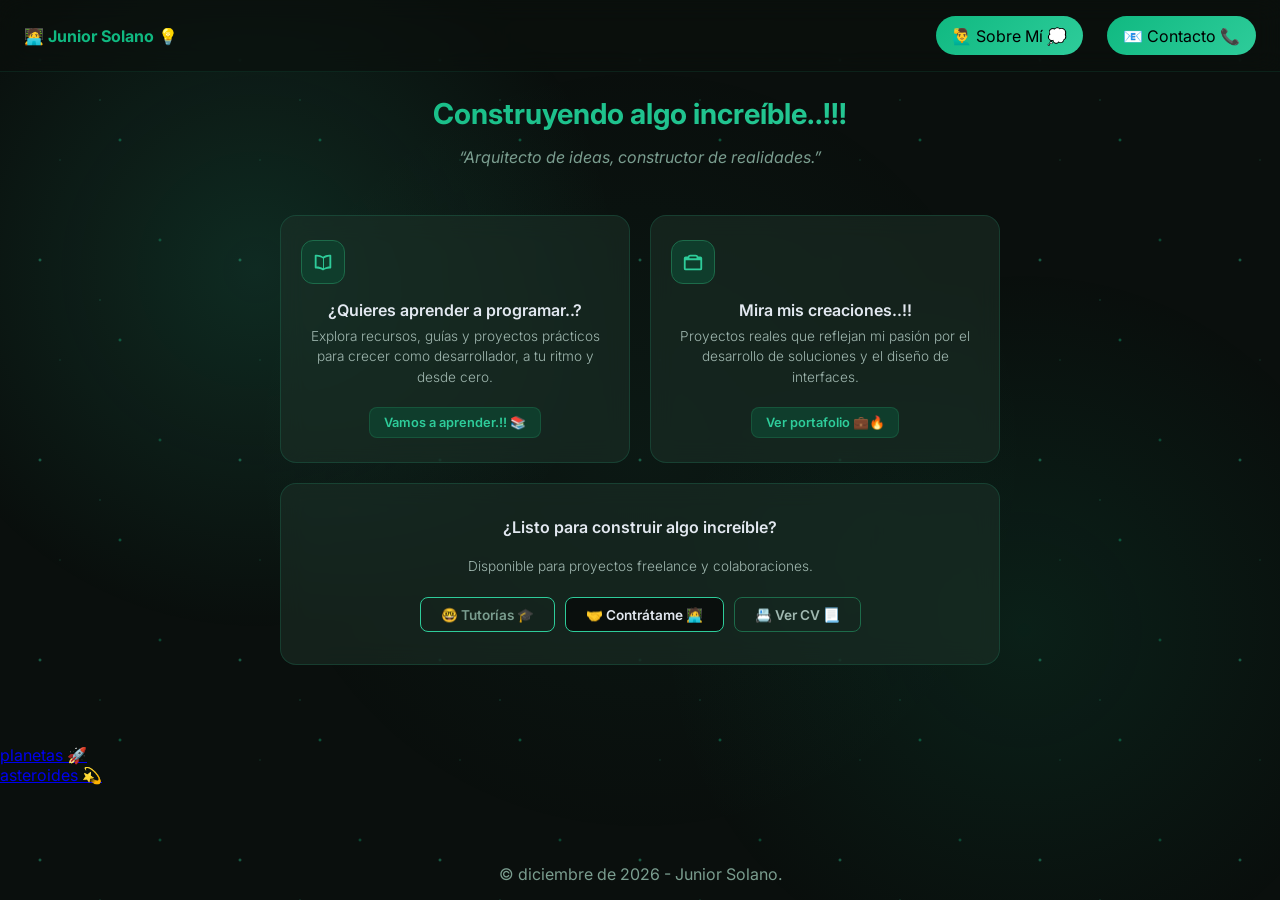
<file: index.html>
<!doctype html>
<html lang="es">
	<head>
		<meta charset="UTF-8" />
		<meta name="viewport" content="width=device-width, initial-scale=1.0" />
		<title>Junior Solano´s O fficial Website</title>
		<link
			href="https://fonts.googleapis.com/css2?family=Inter:wght@300;400;600;700&display=swap"
			rel="stylesheet"
		/>
		<link rel="icon" href="assets/icon-dev.png" />
		<link rel="stylesheet" href="styles.css" />
	</head>
	<body>
		<header>
			<div class="logo" onclick="openModal()">🧑‍💻 Junior Solano 💡</div>

			<nav>
				<a href="about.html" class="btn">🙋‍♂️ Sobre Mí 💭</a>
				<a href="contact.html" class="btn">📧 Contacto 📞</a>
			</nav>

			<div
				class="burger"
				id="burger"
				onclick="toggleMenu()"
				aria-label="Abrir menú"
				role="button"
				tabindex="0"
			>
				<span></span><span></span><span></span>
			</div>
		</header>

		<div
			class="mobile-menu-overlay"
			id="mobileMenuOverlay"
			onclick="closeMenu()"
		></div>

		<div class="mobile-menu" id="mobileMenu" aria-hidden="true">
			<button
				class="mobile-close"
				type="button"
				onclick="closeMenu()"
				aria-label="Cerrar menú"
			>
				✕ Cerrar
			</button>
			<a href="about.html" class="btn">🙋‍♂️ Sobre Mí 💭</a>
			<a href="contact.html" class="btn">📧 Contacto 📞</a>
		</div>

		<section class="hero">
			<h1>Construyendo algo increíble..!!!</h1>
			<p><em>“Arquitecto de ideas, constructor de realidades.”</em></p>
		</section>

		<section class="section">
			<div class="cards">
				<div class="card">
					<div class="card-icon">
						<!-- ícono: libro abierto -->
						<svg
							viewBox="0 0 24 24"
							xmlns="http://www.w3.org/2000/svg"
						>
							<path
								d="M12 21a1 1 0 01-.5-.13C10 19.91 7.5 19 5 19H4a1 1 0 01-1-1V5a1 1 0 011-1h1c2.74 0 5.4.9 7 2.28C13.6 4.9 16.26 4 19 4h1a1 1 0 011 1v13a1 1 0 01-1 1h-1c-2.5 0-5 .91-6.5 1.87A1 1 0 0112 21zm-7-4h.09C7.5 17 10 17.7 12 18.83V8.1C10.5 7.1 8.3 6.3 5 6.08V17zm14 0V6.08C16.7 6.3 14.5 7.1 13 8.1v10.73C15 17.7 17.5 17 19 17h.09z"
							/>
						</svg>
					</div>
					<div>
						<h3>¿Quieres aprender a programar..?</h3>
						<p>
							Explora recursos, guías y proyectos prácticos para
							crecer como desarrollador, a tu ritmo y desde cero.
						</p>
					</div>
					<a href="aprendizaje.html" class="arrow btn-arrow"
						>Vamos a aprender.!! 📚</a
					>
				</div>

				<div class="card">
					<div class="card-icon">
						<!-- ícono: portafolio -->
						<svg
							viewBox="0 0 24 24"
							xmlns="http://www.w3.org/2000/svg"
						>
							<path
								d="M20 6h-2.18A3 3 0 0015 4H9a3 3 0 00-2.82 2H4a2 2 0 00-2 2v11a2 2 0 002 2h16a2 2 0 002-2V8a2 2 0 00-2-2zm-11 0h6a1 1 0 010 2H9a1 1 0 010-2zm-5 4h16v9H4v-9z"
							/>
						</svg>
					</div>
					<div>
						<h3>Mira mis creaciones..!!</h3>
						<p>
							Proyectos reales que reflejan mi pasión por el
							desarrollo de soluciones y el diseño de interfaces.
						</p>
					</div>
					<a href="portafolio.html" class="arrow btn-arrow"
						>Ver portafolio 💼🔥</a
					>
				</div>

				<div class="card card-cta">
					<h3 class="cta-title">
						¿Listo para construir algo increíble?
					</h3>
					<p class="cta-sub">
						Disponible para proyectos freelance y colaboraciones.
					</p>
					<div class="cta-btns">
						<a href="tutorias.html" class="cta-btn cta-default"
							>🤓 Tutorías 🎓</a
						>
						<a href="contacto.html" class="cta-btn cta-primary"
							>🤝 Contrátame 🧑‍💻</a
						>
						<a href="cv.html" class="cta-btn cta-secondary"
							>📇 Ver CV 📃</a
						>
					</div>
				</div>
			</div>
		</section>

		<a href="ideas/lineamark3.html" class="">planetas 🚀</a>

		<a href="asteroids copy.html" class="">asteroides 💫</a>

		<footer><span id="copyright"></span></footer>

		<!-- MODAL -->
		<div class="modal" id="modal" onclick="closeModal()">
			<div class="modal-card" onclick="event.stopPropagation()">
				<h3>Hey 😎</h3>
				<p style="color: var(--muted); margin: 10px 0">
					Este sitio compila sin errores... mi vida no ;-)
				</p>
				<br />
				<a href="asteroids.html" class="btn">Ver algo más cool</a>
			</div>
		</div>

		<script src="script.js"></script>
	</body>
</html>
</file>
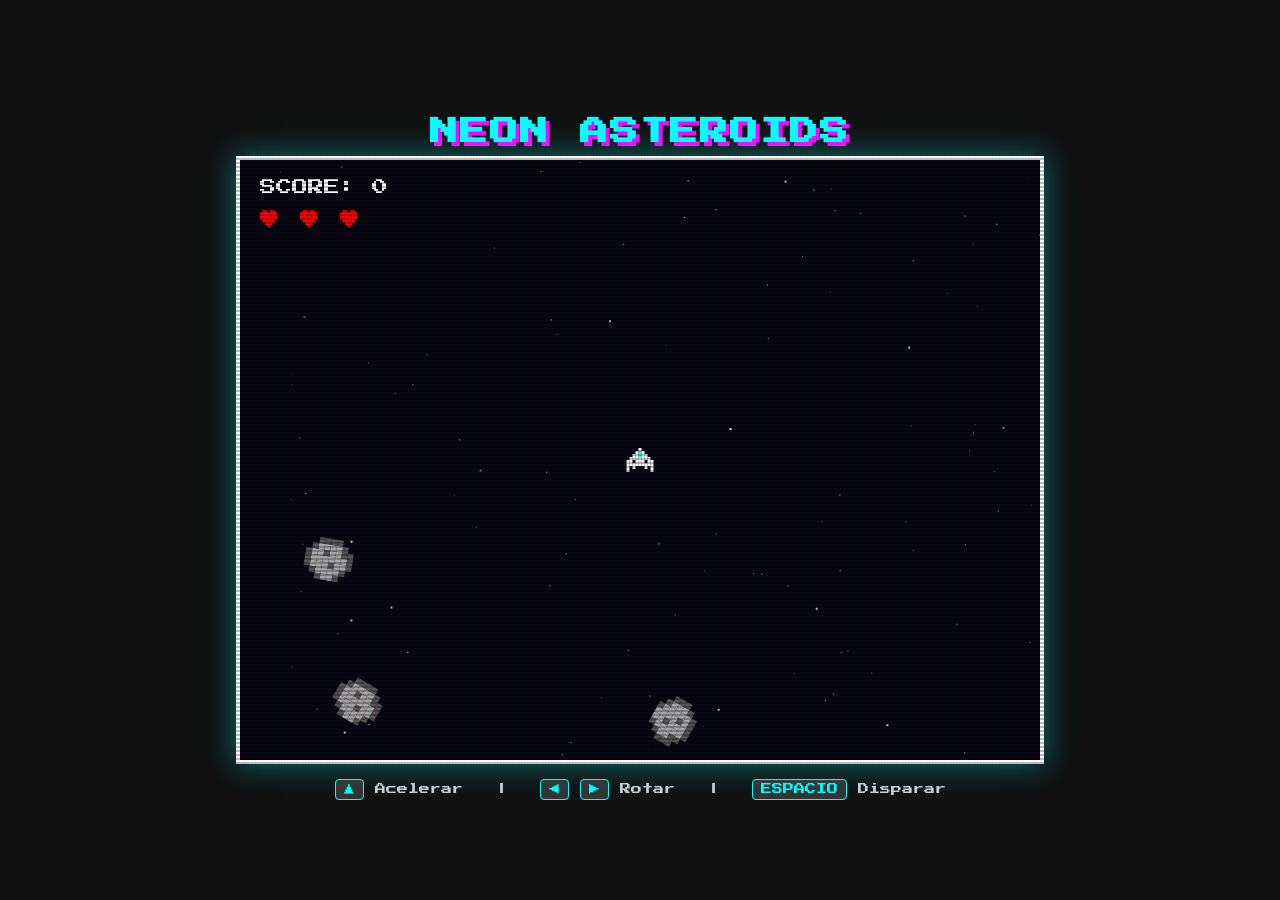
<file: asteroids copy.html>
<!doctype html>
<html lang="es">
	<head>
		<meta charset="UTF-8" />
		<meta name="viewport" content="width=device-width, initial-scale=1.0" />
		<title>Asteroides 8-Bits Pro</title>
		<style>
			@import url("https://fonts.googleapis.com/css2?family=Press+Start+2P&display=swap");

			body {
				background-color: #111;
				color: #fff;
				font-family: "Press Start 2P", cursive;
				display: flex;
				flex-direction: column;
				align-items: center;
				justify-content: center;
				height: 100vh;
				margin: 0;
				overflow: hidden;
			}

			h1 {
				font-size: 28px;
				color: #0ff;
				text-shadow: 4px 4px 0px #f0f;
				margin-bottom: 10px;
				letter-spacing: 2px;
			}

			.contenedor-juego {
				position: relative;
			}

			canvas {
				background-color: #050510; /* Azul muy oscuro para el espacio */
				border: 4px solid #fff;
				box-shadow:
					0 0 30px rgba(0, 255, 255, 0.4),
					inset 0 0 20px rgba(255, 0, 255, 0.3);
				image-rendering: pixelated;
			}

			/* Efecto de scanlines (líneas de TV antigua) */
			.scanlines {
				position: absolute;
				top: 0;
				left: 0;
				width: 800px;
				height: 600px;
				background:
					linear-gradient(
						rgba(18, 16, 16, 0) 50%,
						rgba(0, 0, 0, 0.25) 50%
					),
					linear-gradient(
						90deg,
						rgba(255, 0, 0, 0.06),
						rgba(0, 255, 0, 0.02),
						rgba(0, 0, 255, 0.06)
					);
				background-size:
					100% 4px,
					3px 100%;
				pointer-events: none;
				border: 4px solid transparent;
			}

			.controles {
				margin-top: 15px;
				font-size: 11px;
				color: #ccc;
				text-align: center;
				line-height: 2;
			}

			.tecla {
				background: #333;
				padding: 4px 8px;
				border-radius: 4px;
				color: #0ff;
				border: 1px solid #0ff;
			}
		</style>
	</head>
	<body>
		<h1>NEON ASTEROIDS</h1>

		<div class="contenedor-juego">
			<canvas id="gameCanvas" width="800" height="600"></canvas>
			<div class="scanlines"></div>
			<!-- Capa de efecto TV retro -->
		</div>

		<div class="controles">
			<span class="tecla">▲</span> Acelerar &nbsp;&nbsp;|&nbsp;&nbsp;
			<span class="tecla">◀</span> <span class="tecla">▶</span> Rotar
			&nbsp;&nbsp;|&nbsp;&nbsp;
			<span class="tecla">ESPACIO</span> Disparar
		</div>

		<script>
			const canvas = document.getElementById("gameCanvas");
			const ctx = canvas.getContext("2d");

			// --- PALETA DE COLORES 8-BITS ---
			const COLORES = {
				1: "#FFFFFF", // Blanco (Casco nave)
				2: "#00FFFF", // Cyan (Cabina)
				3: "#555555", // Gris Oscuro (Sombra asteroide)
				4: "#AAAAAA", // Gris Claro (Luz asteroide)
				5: "#FF8800", // Naranja (Motor interior)
				6: "#FF0000", // Rojo (Motor exterior)
			};

			// --- DISEÑO DE SPRITES (Pixel Art en Matrices) ---
			// 0 = Transparente, los números corresponden a la paleta de arriba
			const SPRITE_NAVE = [
				[0, 0, 0, 0, 1, 0, 0, 0, 0],
				[0, 0, 0, 1, 2, 1, 0, 0, 0],
				[0, 0, 1, 1, 2, 1, 1, 0, 0],
				[0, 1, 1, 1, 1, 1, 1, 1, 0],
				[1, 1, 0, 1, 1, 1, 0, 1, 1],
				[1, 1, 1, 1, 1, 1, 1, 1, 1],
				[1, 0, 1, 0, 0, 0, 1, 0, 1],
				[1, 0, 0, 0, 0, 0, 0, 0, 1],
			];

			const SPRITE_MOTOR = [
				[0, 0, 0, 0, 0, 0, 0, 0, 0],
				[0, 0, 0, 0, 0, 0, 0, 0, 0],
				[0, 0, 0, 0, 0, 0, 0, 0, 0],
				[0, 0, 0, 0, 0, 0, 0, 0, 0],
				[0, 0, 0, 0, 0, 0, 0, 0, 0],
				[0, 0, 0, 0, 0, 0, 0, 0, 0],
				[0, 0, 0, 6, 6, 6, 0, 0, 0],
				[0, 0, 0, 0, 5, 0, 0, 0, 0],
				[0, 0, 0, 0, 6, 0, 0, 0, 0],
			];

			const SPRITE_ASTEROIDE = [
				[0, 0, 3, 4, 4, 3, 0, 0],
				[0, 3, 4, 4, 4, 4, 3, 0],
				[3, 4, 4, 3, 4, 4, 4, 3],
				[3, 4, 4, 4, 4, 4, 4, 3],
				[3, 3, 4, 4, 3, 4, 4, 3],
				[0, 3, 4, 4, 4, 4, 3, 0],
				[0, 0, 3, 3, 3, 3, 0, 0],
			];

			// --- CONSTANTES ---
			const FPS = 60;
			const FRICCION = 0.98;
			const VELOCIDAD_GIRO = 300;
			const POTENCIA_MOTOR = 6;
			const VELOCIDAD_LASER = 600;
			const VEL_ASTEROIDE = 40;

			let nivel,
				vidas,
				puntuacion,
				nave,
				asteroides,
				lasers,
				particulas,
				estrellas,
				gameOver;

			// --- INICIALIZACIÓN ---
			function inicializarFondo() {
				estrellas = [];
				for (let i = 0; i < 100; i++) {
					estrellas.push({
						x: Math.random() * canvas.width,
						y: Math.random() * canvas.height,
						size: Math.random() > 0.8 ? 2 : 1, // Algunas estrellas son de 2px
						alpha: Math.random(),
					});
				}
			}

			function configurarNave() {
				return {
					x: canvas.width / 2,
					y: canvas.height / 2,
					r: 15, // Radio de colisión
					a: (90 / 180) * Math.PI,
					rot: 0,
					motor: false,
					empuje: { x: 0, y: 0 },
					explotando: false,
					tiempoExplosion: 0,
				};
			}

			function crearAsteroides() {
				asteroides = [];
				let num = 3 + nivel;
				for (let i = 0; i < num; i++) {
					let x, y;
					do {
						x = Math.floor(Math.random() * canvas.width);
						y = Math.floor(Math.random() * canvas.height);
					} while (distancia(nave.x, nave.y, x, y) < 100);

					asteroides.push(nuevoAsteroide(x, y, 3)); // Tamaño 3 = Grande
				}
			}

			function nuevoAsteroide(x, y, tamano) {
				// tamano: 3(Grande), 2(Mediano), 1(Pequeño)
				let escala = tamano * 2; // Multiplicador de píxeles
				return {
					x: x,
					y: y,
					xv:
						((Math.random() * VEL_ASTEROIDE) / FPS) *
						(Math.random() < 0.5 ? 1 : -1) *
						(4 - tamano),
					yv:
						((Math.random() * VEL_ASTEROIDE) / FPS) *
						(Math.random() < 0.5 ? 1 : -1) *
						(4 - tamano),
					r: (8 * escala) / 2, // Radio real basado en el sprite
					tamano: tamano,
					escala: escala,
					angulo: Math.random() * Math.PI * 2,
					velGiro: (Math.random() - 0.5) * 0.1, // Rotación continua
				};
			}

			// --- DIBUJADOR DE PIXEL ART ---
			function dibujarSprite(sprite, x, y, rotacionCanvas, escala) {
				ctx.save();
				ctx.translate(x, y);
				// Rotamos el canvas completo para que el sprite apunte hacia donde debe
				ctx.rotate(rotacionCanvas);

				let ancho = sprite[0].length;
				let alto = sprite.length;
				// Desplazamos para que el centro del dibujo coincida con x,y
				let offsetX = -(ancho * escala) / 2;
				let offsetY = -(alto * escala) / 2;

				for (let fila = 0; fila < alto; fila++) {
					for (let col = 0; col < ancho; col++) {
						let colorId = sprite[fila][col];
						if (colorId !== 0) {
							ctx.fillStyle = COLORES[colorId];
							ctx.fillRect(
								offsetX + col * escala,
								offsetY + fila * escala,
								escala,
								escala,
							);
						}
					}
				}
				ctx.restore();
			}

			// --- CONTROLES ---
			document.addEventListener("keydown", (e) => {
				if (gameOver && (e.code === "Space" || e.code === "Enter"))
					return reiniciarJuego();
				if (gameOver) return;

				switch (e.code) {
					case "ArrowLeft":
						nave.rot = ((VELOCIDAD_GIRO / 180) * Math.PI) / FPS;
						break;
					case "ArrowRight":
						nave.rot = ((-VELOCIDAD_GIRO / 180) * Math.PI) / FPS;
						break;
					case "ArrowUp":
						nave.motor = true;
						break;
					case "Space":
						disparar();
						break;
				}
			});

			document.addEventListener("keyup", (e) => {
				if (gameOver) return;
				switch (e.code) {
					case "ArrowLeft":
					case "ArrowRight":
						nave.rot = 0;
						break;
					case "ArrowUp":
						nave.motor = false;
						break;
				}
			});

			function disparar() {
				if (lasers.length < 8 && !nave.explotando) {
					lasers.push({
						x: nave.x + nave.r * Math.cos(nave.a),
						y: nave.y - nave.r * Math.sin(nave.a),
						xv: (VELOCIDAD_LASER * Math.cos(nave.a)) / FPS,
						yv: (-VELOCIDAD_LASER * Math.sin(nave.a)) / FPS,
						vida: 40, // Cuadros de vida
					});
				}
			}

			function crearExplosion(x, y, cantidad, colorHex) {
				for (let i = 0; i < cantidad; i++) {
					particulas.push({
						x: x,
						y: y,
						xv: (Math.random() - 0.5) * 8,
						yv: (Math.random() - 0.5) * 8,
						vida: Math.random() * 30 + 10,
						color: Math.random() > 0.5 ? colorHex : "#FFFFFF",
						size: Math.random() * 3 + 2,
					});
				}
			}

			// --- BUCLE PRINCIPAL ---
			function actualizar() {
				// Fondo
				ctx.fillStyle = "#050510";
				ctx.fillRect(0, 0, canvas.width, canvas.height);

				// Dibujar Estrellas (Fondo parpadeante)
				for (let e of estrellas) {
					ctx.fillStyle = `rgba(255, 255, 255, ${e.alpha})`;
					ctx.fillRect(e.x, e.y, e.size, e.size);
					e.alpha += (Math.random() - 0.5) * 0.1;
					if (e.alpha < 0.2) e.alpha = 0.2;
					if (e.alpha > 1) e.alpha = 1;
				}

				if (gameOver) {
					ctx.fillStyle = "white";
					ctx.textAlign = "center";
					ctx.font = "40px 'Press Start 2P'";
					ctx.fillText(
						"GAME OVER",
						canvas.width / 2,
						canvas.height / 2,
					);
					ctx.font = "15px 'Press Start 2P'";
					ctx.fillStyle = "#0ff";
					ctx.fillText(
						"PULSA ESPACIO PARA REINTENTAR",
						canvas.width / 2,
						canvas.height / 2 + 50,
					);
					return;
				}

				// Actualizar Partículas (Explosiones)
				for (let i = particulas.length - 1; i >= 0; i--) {
					let p = particulas[i];
					p.x += p.xv;
					p.y += p.yv;
					p.vida--;
					ctx.fillStyle = p.color;
					ctx.fillRect(p.x, p.y, p.size, p.size);
					if (p.vida <= 0) particulas.splice(i, 1);
				}

				// Dibujar Asteroides
				for (let i = 0; i < asteroides.length; i++) {
					let a = asteroides[i];
					a.angulo += a.velGiro; // Hacer que giren
					dibujarSprite(
						SPRITE_ASTEROIDE,
						a.x,
						a.y,
						a.angulo,
						a.escala,
					);

					a.x += a.xv;
					a.y += a.yv;

					// Teletransporte en bordes
					if (a.x < 0 - a.r) a.x = canvas.width + a.r;
					else if (a.x > canvas.width + a.r) a.x = 0 - a.r;
					if (a.y < 0 - a.r) a.y = canvas.height + a.r;
					else if (a.y > canvas.height + a.r) a.y = 0 - a.r;
				}

				// Dibujar Láseres
				ctx.fillStyle = "#00FFFF";
				for (let i = lasers.length - 1; i >= 0; i--) {
					let l = lasers[i];
					l.x += l.xv;
					l.y += l.yv;
					l.vida--;

					// Láser cuadrado retro
					ctx.fillRect(l.x - 2, l.y - 2, 4, 4);

					if (l.vida <= 0) {
						lasers.splice(i, 1);
						continue;
					}

					// Colisiones Láser - Asteroide
					for (let j = asteroides.length - 1; j >= 0; j--) {
						let a = asteroides[j];
						if (distancia(a.x, a.y, l.x, l.y) < a.r) {
							crearExplosion(a.x, a.y, 15, "#AAAAAA"); // Partículas grises
							lasers.splice(i, 1);
							puntuacion +=
								a.tamano === 3 ? 10 : a.tamano === 2 ? 20 : 50;

							// Dividir asteroide
							if (a.tamano > 1) {
								asteroides.push(
									nuevoAsteroide(a.x, a.y, a.tamano - 1),
								);
								asteroides.push(
									nuevoAsteroide(a.x, a.y, a.tamano - 1),
								);
							}
							asteroides.splice(j, 1);

							// Subir nivel
							if (asteroides.length === 0) {
								nivel++;
								crearAsteroides();
							}
							break; // láser destruido, saltar al siguiente
						}
					}
				}

				// Dibujar y mover Nave
				if (!nave.explotando) {
					if (nave.motor) {
						nave.empuje.x +=
							(POTENCIA_MOTOR * Math.cos(nave.a)) / FPS;
						nave.empuje.y -=
							(POTENCIA_MOTOR * Math.sin(nave.a)) / FPS;
					} else {
						nave.empuje.x -= (FRICCION * nave.empuje.x) / FPS;
						nave.empuje.y -= (FRICCION * nave.empuje.y) / FPS;
					}

					nave.a += nave.rot;
					nave.x += nave.empuje.x;
					nave.y += nave.empuje.y;

					// Pantalla infinita
					if (nave.x < 0 - nave.r) nave.x = canvas.width + nave.r;
					else if (nave.x > canvas.width + nave.r)
						nave.x = 0 - nave.r;
					if (nave.y < 0 - nave.r) nave.y = canvas.height + nave.r;
					else if (nave.y > canvas.height + nave.r)
						nave.y = 0 - nave.r;

					// --- RENDER NAVE 8-BITS ---
					// Para rotar correctamente el sprite (que mira hacia arriba visualmente)
					// con el ángulo matemático, restamos pi/2
					let anguloVisual = -(nave.a - Math.PI / 2);

					// Dibujar primero el fuego del motor si está acelerando
					if (nave.motor)
						dibujarSprite(
							SPRITE_MOTOR,
							nave.x,
							nave.y,
							anguloVisual,
							3,
						);
					// Luego dibujar el casco de la nave encima
					dibujarSprite(SPRITE_NAVE, nave.x, nave.y, anguloVisual, 3);

					// Colisión Nave - Asteroide
					for (let i = 0; i < asteroides.length; i++) {
						if (
							distancia(
								nave.x,
								nave.y,
								asteroides[i].x,
								asteroides[i].y,
							) <
							nave.r + asteroides[i].r - 5
						) {
							explotarNave();
						}
					}
				} else {
					nave.tiempoExplosion--;
					if (nave.tiempoExplosion <= 0) {
						vidas--;
						if (vidas <= 0) gameOver = true;
						else nave = configurarNave();
					}
				}

				// HUD
				ctx.fillStyle = "white";
				ctx.textAlign = "left";
				ctx.font = "16px 'Press Start 2P'";
				ctx.fillText("SCORE: " + puntuacion, 20, 35);

				ctx.fillStyle = "red";
				ctx.font = "20px 'Press Start 2P'";
				ctx.fillText("♥ ".repeat(vidas), 20, 70);
			}

			// --- FUNCIONES EXTRA ---
			function explotarNave() {
				nave.explotando = true;
				nave.tiempoExplosion = FPS * 1.5;
				crearExplosion(nave.x, nave.y, 40, "#FF0000"); // Explosión grande roja
				crearExplosion(nave.x, nave.y, 20, "#FF8800"); // y naranja
			}

			function distancia(x1, y1, x2, y2) {
				return Math.sqrt(Math.pow(x2 - x1, 2) + Math.pow(y2 - y1, 2));
			}

			function reiniciarJuego() {
				nivel = 0;
				vidas = 3;
				puntuacion = 0;
				lasers = [];
				particulas = [];
				nave = configurarNave();
				inicializarFondo();
				crearAsteroides();
				gameOver = false;
			}

			// Arrancar juego inicial
			reiniciarJuego();
			setInterval(actualizar, 1000 / FPS);
		</script>
	</body>
</html>
</file>
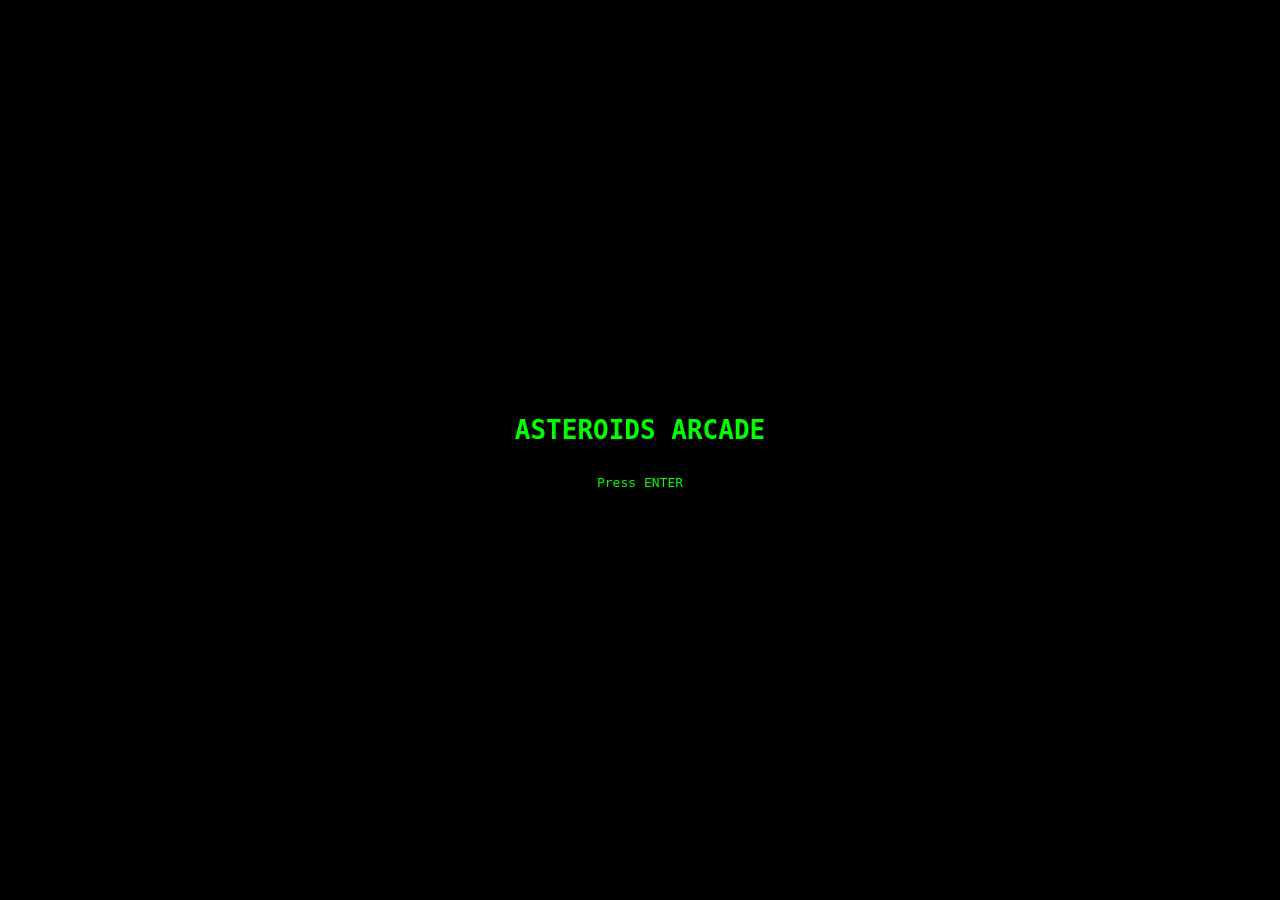
<file: asteroids.html>
<!doctype html>
<html lang="es">
	<head>
		<meta charset="UTF-8" />
		<title>Asteroids Arcade</title>
		<style>
			body {
				margin: 0;
				background: black;
				overflow: hidden;
				font-family: monospace;
				color: #0f0;
			}

			canvas {
				display: block;
				image-rendering: pixelated;
				position: absolute;
				top: 0;
				left: 0;
				z-index: 0;
			}

			#menu,
			#gameover {
				position: absolute;
				width: 100%;
				height: 100%;
				display: flex;
				align-items: center;
				justify-content: center;
				flex-direction: column;
				z-index: 10;
			}

			.hidden {
				display: none !important;
			}
		</style>
	</head>
	<body>
		<div id="menu">
			<h1>ASTEROIDS ARCADE</h1>
			<p>Press ENTER</p>
		</div>

		<div id="gameover" class="hidden">
			<h1>GAME OVER</h1>
			<p>Press ENTER</p>
		</div>

		<canvas id="game"></canvas>

		<script>
			const canvas = document.getElementById("game");
			const ctx = canvas.getContext("2d");
			canvas.width = innerWidth;
			canvas.height = innerHeight;

			/* ================= SPRITES PRO ================= */

			// 🚀 Nave mejorada
			const shipSprite = [
				"0001000",
				"0011100",
				"0111110",
				"1111111",
				"0011100",
				"0100010",
				"1000001",
			];

			// ☄️ Asteroides variados
			const asteroidSprites = [
				["01110", "11111", "11111", "11111", "01110"],
				["11110", "11111", "01111", "11111", "11110"],
				["01111", "11111", "11110", "11111", "01110"],
			];

			function drawSprite(sprite, x, y, scale, color) {
				ctx.fillStyle = color;
				for (let r = 0; r < sprite.length; r++) {
					for (let c = 0; c < sprite[r].length; c++) {
						if (sprite[r][c] === "1") {
							ctx.fillRect(
								x + c * scale,
								y + r * scale,
								scale,
								scale,
							);
						}
					}
				}
			}

			/* ================= STATE ================= */

			let state = "menu";
			let keys = {};

			let bullets = [];
			let asteroids = [];
			let particles = [];
			let powerups = [];

			let score = 0;
			let lives = 3;
			let level = 1;

			let spawnTimer = 0;
			let powerTimer = 0;
			let lastShot = 0;

			const player = {
				x: canvas.width / 2,
				y: canvas.height / 2,
				angle: 0,
				vx: 0,
				vy: 0,
				invul: 0,
				shield: false,
				double: false,
			};

			/* ================= INPUT ================= */

			document.addEventListener("keydown", (e) => {
				keys[e.code] = true;

				if (e.code === "Enter") {
					if (state !== "game") startGame();
				}
			});
			document.addEventListener("keyup", (e) => (keys[e.code] = false));

			/* ================= GAME ================= */

			function startGame() {
				state = "game";

				bullets = [];
				asteroids = [];
				particles = [];
				powerups = [];
				score = 0;
				lives = 3;
				level = 1;

				player.x = canvas.width / 2;
				player.y = canvas.height / 2;
				player.vx = 0;
				player.vy = 0;
				player.invul = 120;

				spawnTimer = 0;
				powerTimer = 0;

				const menu = document.getElementById("menu");
				menu.classList.add("hidden");
				menu.style.display = "none";
				menu.innerHTML = "";

				document.getElementById("gameover").classList.add("hidden");
			}

			// spawn con sprite aleatorio
			function spawnAsteroid() {
				let x, y, d;
				do {
					x = Math.random() * canvas.width;
					y = Math.random() * canvas.height;
					d = Math.hypot(player.x - x, player.y - y);
				} while (d < 150);

				asteroids.push({
					x,
					y,
					vx: (Math.random() - 0.5) * (2 + level * 0.3),
					vy: (Math.random() - 0.5) * (2 + level * 0.3),
					size: 20,
					sprite: asteroidSprites[
						Math.floor(Math.random() * asteroidSprites.length)
					],
				});
			}

			function spawnPower() {
				const types = ["shield", "double"];
				powerups.push({
					x: Math.random() * canvas.width,
					y: Math.random() * canvas.height,
					type: types[Math.floor(Math.random() * 2)],
				});
			}

			function shoot() {
				if (Date.now() - lastShot < 200) return;
				lastShot = Date.now();

				bullets.push({ x: player.x, y: player.y, a: player.angle });

				if (player.double) {
					bullets.push({
						x: player.x,
						y: player.y,
						a: player.angle + 0.2,
					});
				}
			}

			function explode(x, y) {
				for (let i = 0; i < 10; i++) {
					particles.push({
						x,
						y,
						vx: (Math.random() - 0.5) * 3,
						vy: (Math.random() - 0.5) * 3,
						life: 20,
					});
				}
			}

			/* ================= UPDATE ================= */

			function update() {
				if (state !== "game") return;

				if (keys["ArrowLeft"]) player.angle -= 0.05;
				if (keys["ArrowRight"]) player.angle += 0.05;

				if (keys["ArrowUp"]) {
					player.vx += Math.cos(player.angle) * 0.1;
					player.vy += Math.sin(player.angle) * 0.1;
				}

				if (keys["Space"]) shoot();

				player.vx *= 0.99;
				player.vy *= 0.99;
				player.x += player.vx;
				player.y += player.vy;
				wrap(player);

				// spawn
				spawnTimer++;
				if (spawnTimer > 80 - Math.min(level * 5, 50)) {
					spawnAsteroid();
					spawnTimer = 0;
				}

				powerTimer++;
				if (powerTimer > 400) {
					spawnPower();
					powerTimer = 0;
				}

				// bullets
				bullets.forEach((b, i) => {
					b.x += Math.cos(b.a) * 6;
					b.y += Math.sin(b.a) * 6;
					if (out(b)) bullets.splice(i, 1);
				});

				// asteroids
				asteroids.forEach((a) => {
					a.x += a.vx;
					a.y += a.vy;
					wrap(a);

					let d = Math.hypot(player.x - a.x, player.y - a.y);

					if (d < 20 && player.invul <= 0) {
						explode(player.x, player.y);
						lives--;
						player.invul = 120;

						if (lives <= 0) {
							state = "gameover";
							document
								.getElementById("gameover")
								.classList.remove("hidden");
						}
					}
				});

				// hits
				bullets.forEach((b, bi) => {
					asteroids.forEach((a, ai) => {
						let d = Math.hypot(b.x - a.x, b.y - a.y);
						if (d < 15) {
							explode(a.x, a.y);
							bullets.splice(bi, 1);
							asteroids.splice(ai, 1);
							score += 10;
						}
					});
				});

				// powerups
				powerups.forEach((p, pi) => {
					let d = Math.hypot(player.x - p.x, player.y - p.y);
					if (d < 20) {
						if (p.type === "shield") player.shield = true;
						if (p.type === "double") player.double = true;

						powerups.splice(pi, 1);

						setTimeout(() => {
							player.shield = false;
							player.double = false;
						}, 5000);
					}
				});

				// partículas
				particles.forEach((p, i) => {
					p.x += p.vx;
					p.y += p.vy;
					p.life--;
					if (p.life <= 0) particles.splice(i, 1);
				});

				if (player.invul > 0) player.invul--;

				if (score > level * 200) level++;
			}

			/* ================= DRAW ================= */

			function draw() {
				ctx.fillStyle = "black";
				ctx.fillRect(0, 0, canvas.width, canvas.height);

				if (state === "menu") return;

				// nave con color dinámico
				if (player.invul % 20 < 10) {
					ctx.save();
					ctx.translate(player.x, player.y);
					ctx.rotate(player.angle);

					drawSprite(
						shipSprite,
						-14,
						-14,
						4,
						player.shield ? "#0ff" : "#0f0",
					);

					// 🔥 motor
					ctx.fillStyle = "orange";
					ctx.fillRect(-2, 14, 4, 6);

					ctx.restore();
				}

				// asteroides
				asteroids.forEach((a) => {
					drawSprite(a.sprite, a.x - 10, a.y - 10, 4, "#888");
				});

				// balas
				ctx.fillStyle = "#0f0";
				bullets.forEach((b) => ctx.fillRect(b.x, b.y, 3, 3));

				// partículas
				particles.forEach((p) => {
					ctx.fillRect(p.x, p.y, 2, 2);
				});

				// powerups
				powerups.forEach((p) => {
					ctx.fillStyle = p.type === "shield" ? "#0ff" : "#ff0";
					ctx.fillRect(p.x - 5, p.y - 5, 10, 10);
				});

				// HUD
				ctx.fillText("Score: " + score, 10, 20);
				ctx.fillText("Lives: " + lives, 10, 40);
				ctx.fillText("Level: " + level, 10, 60);
			}

			/* ================= HELPERS ================= */

			function wrap(o) {
				if (o.x < 0) o.x = canvas.width;
				if (o.x > canvas.width) o.x = 0;
				if (o.y < 0) o.y = canvas.height;
				if (o.y > canvas.height) o.y = 0;
			}

			function out(o) {
				return (
					o.x < 0 ||
					o.x > canvas.width ||
					o.y < 0 ||
					o.y > canvas.height
				);
			}

			/* ================= LOOP ================= */

			function loop() {
				update();
				draw();
				requestAnimationFrame(loop);
			}
			loop();
		</script>
	</body>
</html>
</file>
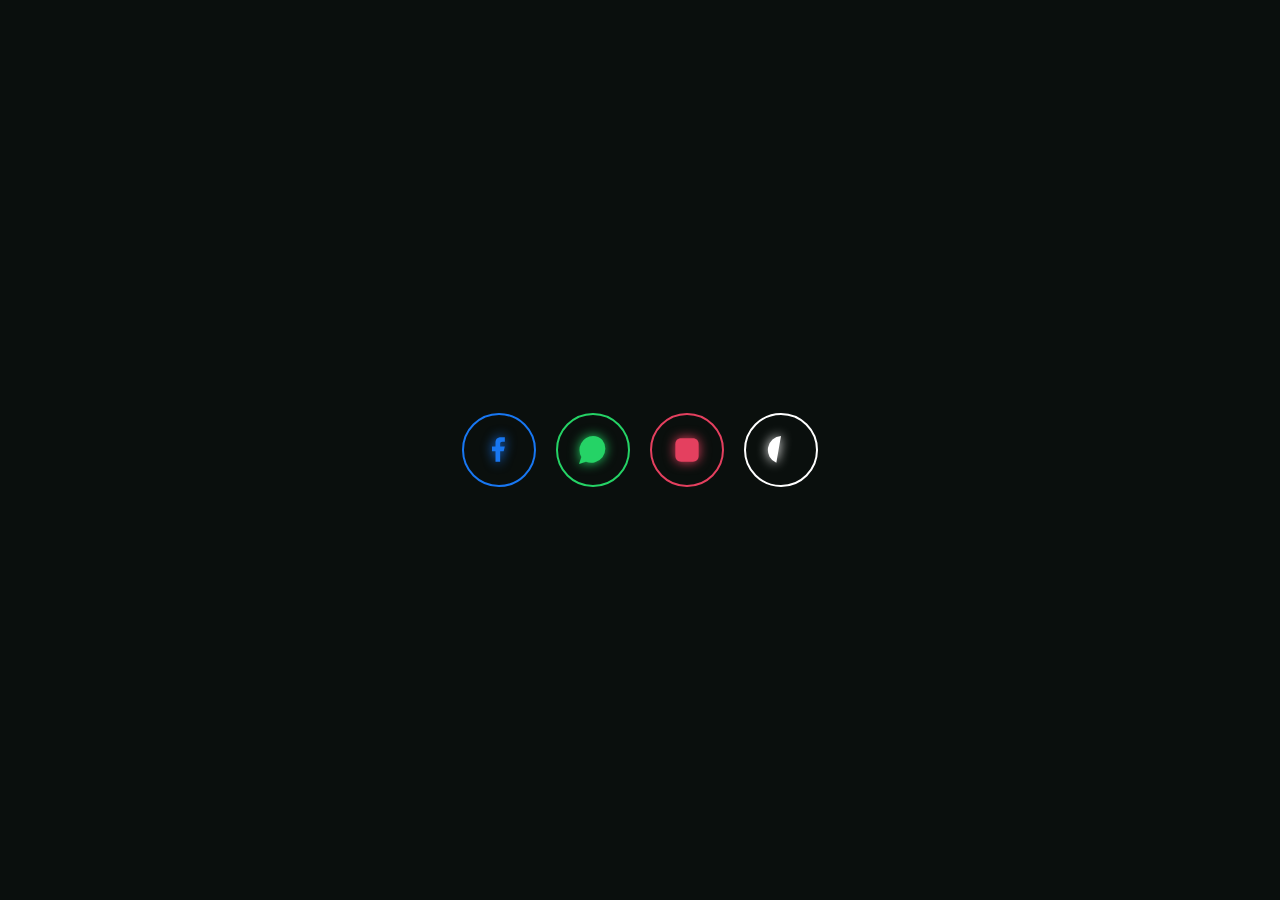
<file: ideas/1.html>
<!doctype html>
<html lang="es">
	<head>
		<meta charset="UTF-8" />
		<meta name="viewport" content="width=device-width, initial-scale=1.0" />
		<title>Neon Social Buttons</title>

		<style>
			:root {
				--bg: #0a0f0d;
				--primary: #10b981;
			}

			body {
				background: var(--bg);
				display: flex;
				justify-content: center;
				align-items: center;
				height: 100vh;
				margin: 0;
				font-family: sans-serif;
			}

			/* CONTENEDOR */
			.hero-cta {
				display: flex;
				gap: 20px;
			}

			/* BOTÓN BASE */
			.social-btn {
				width: 70px;
				height: 70px;
				border-radius: 50%;
				display: flex;
				align-items: center;
				justify-content: center;
				text-decoration: none;
				color: var(--neon-color);
				border: 2px solid var(--neon-color);
				position: relative;
				transition: all 0.3s ease;
				animation: pulse 2.5s infinite ease-in-out;
			}

			/* SVG */
			.social-btn svg {
				width: 28px;
				height: 28px;
				fill: currentColor;
				transition: transform 0.3s ease;
				filter: drop-shadow(0 0 6px currentColor);
			}

			/* HOVER PRO */
			.social-btn:hover {
				transform: translateY(-6px) scale(1.1);
				box-shadow:
					0 0 20px var(--neon-color),
					0 0 40px var(--neon-color),
					0 0 60px var(--neon-color);
			}

			.social-btn:hover svg {
				transform: scale(1.2) rotate(5deg);
				filter: drop-shadow(0 0 12px currentColor);
			}

			/* ANIMACIÓN PULSE */
			@keyframes pulse {
				0%,
				100% {
					box-shadow: 0 0 10px var(--neon-color);
				}
				50% {
					box-shadow: 0 0 25px var(--neon-color);
				}
			}

			/* COLORES */
			.fb {
				--neon-color: #1877f2;
			}
			.whatsapp {
				--neon-color: #25d366;
			}
			.instagram {
				--neon-color: #e4405f;
			}
			.github {
				--neon-color: #ffffff;
			}
		</style>
	</head>

	<body>
		<div class="hero-cta">
			<!-- FACEBOOK -->
			<a href="#" class="social-btn fb">
				<svg viewBox="0 0 24 24">
					<path
						d="M13 22v-9h3l1-4h-4V7c0-1 0-2 2-2h2V1h-3c-4 0-5 2-5 5v3H6v4h3v9z"
					/>
				</svg>
			</a>

			<!-- WHATSAPP -->
			<a href="#" class="social-btn whatsapp">
				<svg viewBox="0 0 24 24">
					<path
						d="M20 3.5A11.9 11.9 0 0012 0 12 12 0 002 18l-2 6 6-2a12 12 0 0014-18.5z"
					/>
				</svg>
			</a>

			<!-- INSTAGRAM -->
			<a href="#" class="social-btn instagram">
				<svg viewBox="0 0 24 24">
					<path
						d="M7 2C4 2 2 4 2 7v10c0 3 2 5 5 5h10c3 0 5-2 5-5V7c0-3-2-5-5-5H7z"
					/>
				</svg>
			</a>

			<!-- GITHUB -->
			<a href="#" class="social-btn github">
				<svg viewBox="0 0 24 24">
					<path d="M12 0a12 12 0 00-4 23" />
				</svg>
			</a>
		</div>
	</body>
</html>
</file>
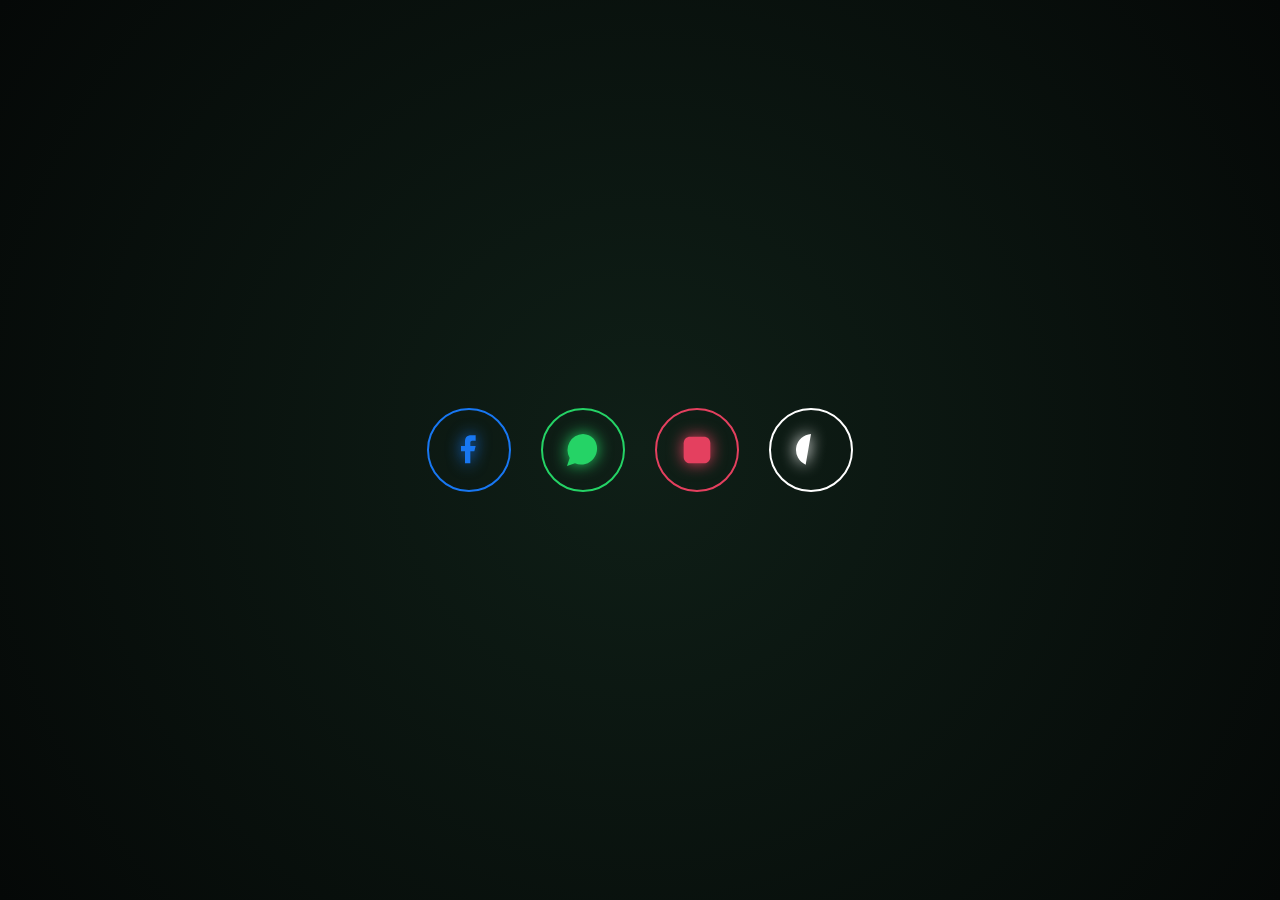
<file: ideas/2.html>
<!doctype html>
<html lang="es">
	<head>
		<meta charset="UTF-8" />
		<meta name="viewport" content="width=device-width, initial-scale=1.0" />
		<title>Ultra Pro Social Buttons</title>

		<style>
			:root {
				--bg: #0a0f0d;
			}

			body {
				background: radial-gradient(
					circle at 50% 50%,
					#0f1f17,
					#050807
				);
				height: 100vh;
				display: flex;
				justify-content: center;
				align-items: center;
				margin: 0;
				font-family: sans-serif;
				overflow: hidden;
			}

			/* CONTENEDOR */
			.hero-cta {
				display: flex;
				gap: 30px;
			}

			/* BOTÓN BASE */
			.social-btn {
				width: 80px;
				height: 80px;
				border-radius: 50%;
				display: flex;
				align-items: center;
				justify-content: center;
				position: relative;
				cursor: pointer;
				color: var(--neon);
				border: 2px solid var(--neon);
				transition: transform 0.2s ease;
			}

			/* SVG */
			.social-btn svg {
				width: 32px;
				height: 32px;
				fill: currentColor;
				pointer-events: none;
				filter: drop-shadow(0 0 8px currentColor);
			}

			/* GLOW LAYERS */
			.social-btn::before,
			.social-btn::after {
				content: "";
				position: absolute;
				inset: 0;
				border-radius: 50%;
				opacity: 0;
				transition: 0.3s;
			}

			.social-btn::before {
				box-shadow: 0 0 20px var(--neon);
			}

			.social-btn::after {
				box-shadow: 0 0 60px var(--neon);
			}

			/* HOVER */
			.social-btn:hover::before {
				opacity: 1;
			}
			.social-btn:hover::after {
				opacity: 0.6;
			}

			/* RIPPLE */
			.ripple {
				position: absolute;
				border-radius: 50%;
				transform: scale(0);
				background: currentColor;
				opacity: 0.4;
				pointer-events: none;
				animation: rippleAnim 0.6s linear;
			}

			@keyframes rippleAnim {
				to {
					transform: scale(3);
					opacity: 0;
				}
			}

			/* COLORES */
			.fb {
				--neon: #1877f2;
			}
			.wa {
				--neon: #25d366;
			}
			.ig {
				--neon: #e4405f;
			}
			.gh {
				--neon: #ffffff;
			}

			/* CURSOR MAGNÉTICO */
			.social-btn {
				will-change: transform;
			}
		</style>
	</head>

	<body>
		<div class="hero-cta">
			<a class="social-btn fb">
				<svg viewBox="0 0 24 24">
					<path
						d="M13 22v-9h3l1-4h-4V7c0-1 0-2 2-2h2V1h-3c-4 0-5 2-5 5v3H6v4h3v9z"
					/>
				</svg>
			</a>

			<a class="social-btn wa">
				<svg viewBox="0 0 24 24">
					<path
						d="M20 3.5A11.9 11.9 0 0012 0 12 12 0 002 18l-2 6 6-2a12 12 0 0014-18.5z"
					/>
				</svg>
			</a>

			<a class="social-btn ig">
				<svg viewBox="0 0 24 24">
					<path
						d="M7 2C4 2 2 4 2 7v10c0 3 2 5 5 5h10c3 0 5-2 5-5V7c0-3-2-5-5-5H7z"
					/>
				</svg>
			</a>

			<a class="social-btn gh">
				<svg viewBox="0 0 24 24">
					<path d="M12 0a12 12 0 00-4 23" />
				</svg>
			</a>
		</div>

		<script>
			const buttons = document.querySelectorAll(".social-btn");

			/* MAGNET EFFECT */
			buttons.forEach((btn) => {
				btn.addEventListener("mousemove", (e) => {
					const rect = btn.getBoundingClientRect();
					const x = e.clientX - rect.left - rect.width / 2;
					const y = e.clientY - rect.top - rect.height / 2;

					btn.style.transform = `translate(${x * 0.3}px, ${y * 0.3}px) scale(1.1)`;
				});

				btn.addEventListener("mouseleave", () => {
					btn.style.transform = "translate(0,0) scale(1)";
				});
			});

			/* RIPPLE EFFECT */
			buttons.forEach((btn) => {
				btn.addEventListener("click", (e) => {
					const circle = document.createElement("span");
					circle.classList.add("ripple");

					const rect = btn.getBoundingClientRect();
					const size = Math.max(rect.width, rect.height);

					circle.style.width = circle.style.height = size + "px";
					circle.style.left = e.clientX - rect.left - size / 2 + "px";
					circle.style.top = e.clientY - rect.top - size / 2 + "px";

					btn.appendChild(circle);

					setTimeout(() => circle.remove(), 600);
				});
			});
		</script>
	</body>
</html>
</file>
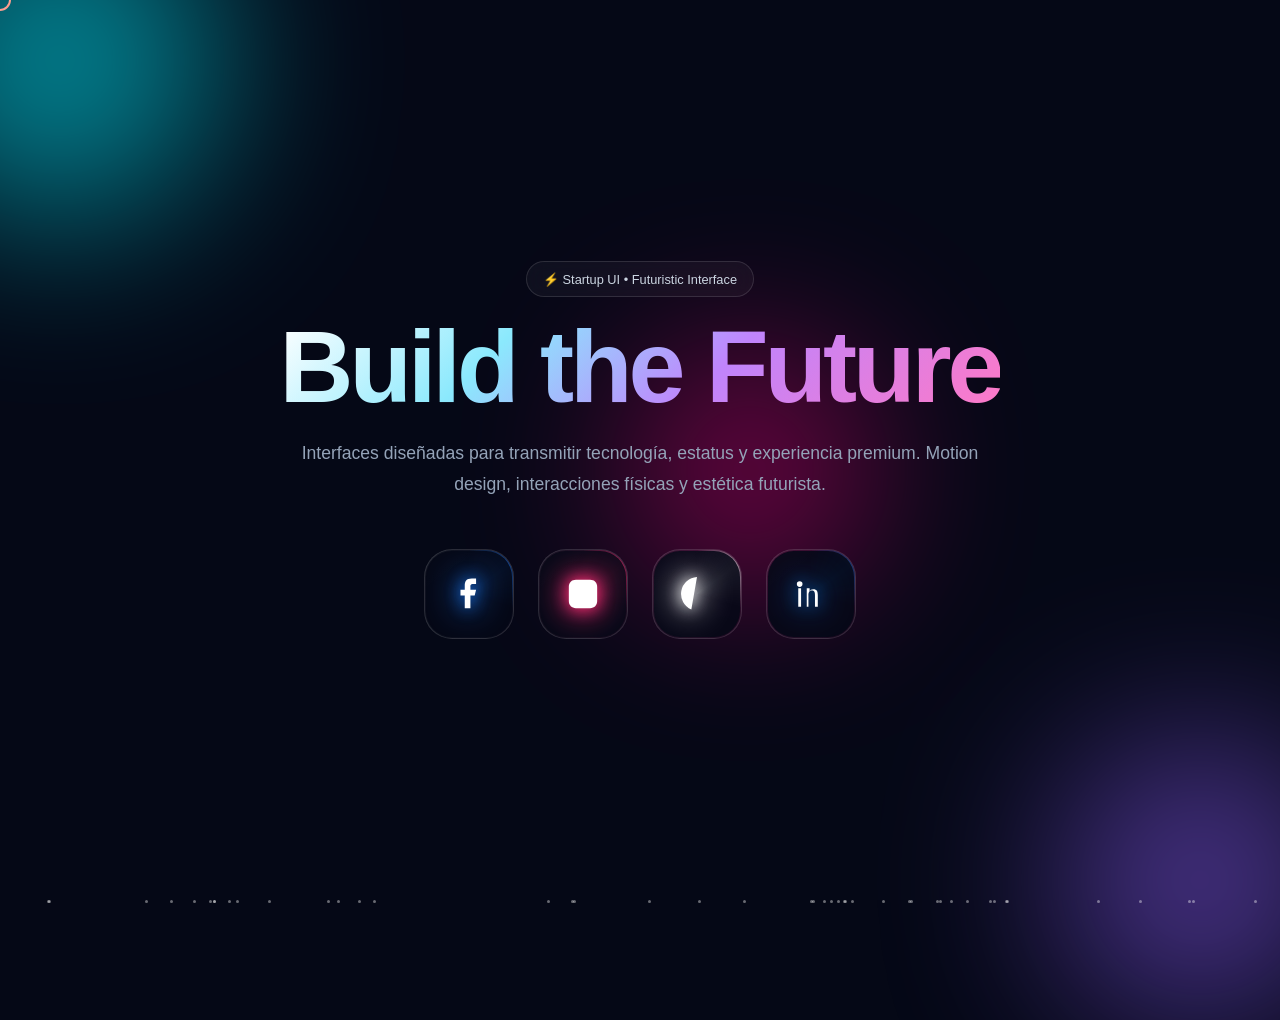
<file: ideas/3.html>
<!doctype html>
<html lang="es">
	<head>
		<meta charset="UTF-8" />
		<meta name="viewport" content="width=device-width, initial-scale=1.0" />

		<title>Startup Unicorn UI</title>

		<style>
			:root {
				--bg: #050816;
				--panel: #0f172a;
				--text: #e2e8f0;
				--muted: #94a3b8;
			}

			* {
				margin: 0;
				padding: 0;
				box-sizing: border-box;
			}

			html,
			body {
				width: 100%;
				height: 100%;
				font-family: Inter, sans-serif;
				background: var(--bg);
				overflow: hidden;
				color: var(--text);
			}

			/* ===============================
   DYNAMIC BACKGROUND
================================= */

			.bg-grid {
				position: fixed;
				inset: 0;

				background-image:
					linear-gradient(
						rgba(255, 255, 255, 0.03) 1px,
						transparent 1px
					),
					linear-gradient(
						90deg,
						rgba(255, 255, 255, 0.03) 1px,
						transparent 1px
					);

				background-size: 40px 40px;

				mask-image: radial-gradient(
					circle at center,
					black 20%,
					transparent 80%
				);
				z-index: -5;
			}

			/* FLOATING LIGHTS */

			.orb {
				position: absolute;
				border-radius: 50%;
				filter: blur(90px);
				opacity: 0.55;
				animation: float 12s ease-in-out infinite;
			}

			.orb.one {
				width: 320px;
				height: 320px;
				background: #00f0ff;
				top: -100px;
				left: -100px;
			}

			.orb.two {
				width: 280px;
				height: 280px;
				background: #8b5cf6;
				bottom: -120px;
				right: -60px;
				animation-delay: 2s;
			}

			.orb.three {
				width: 220px;
				height: 220px;
				background: #ff0080;
				top: 40%;
				left: 50%;
				animation-delay: 5s;
			}

			@keyframes float {
				0%,
				100% {
					transform: translateY(0px) translateX(0px);
				}
				50% {
					transform: translateY(-40px) translateX(20px);
				}
			}

			/* ===============================
   CUSTOM CURSOR
================================= */

			.cursor {
				width: 22px;
				height: 22px;
				border: 2px solid white;
				border-radius: 50%;
				position: fixed;
				top: 0;
				left: 0;
				pointer-events: none;
				transform: translate(-50%, -50%);
				z-index: 9999;
				mix-blend-mode: difference;
				transition:
					width 0.2s ease,
					height 0.2s ease,
					background 0.2s ease;
			}

			.cursor.active {
				width: 60px;
				height: 60px;
				background: rgba(255, 255, 255, 0.1);
			}

			/* ===============================
   HERO
================================= */

			.hero {
				height: 100vh;
				display: flex;
				flex-direction: column;
				align-items: center;
				justify-content: center;
				text-align: center;
				padding: 2rem;
				position: relative;
			}

			.badge {
				padding: 0.6rem 1rem;
				border: 1px solid rgba(255, 255, 255, 0.12);
				border-radius: 999px;
				background: rgba(255, 255, 255, 0.04);
				backdrop-filter: blur(12px);
				font-size: 0.8rem;
				color: #cbd5e1;
				margin-bottom: 1.5rem;
				animation: fadeUp 0.7s ease;
			}

			.hero h1 {
				font-size: clamp(3rem, 8vw, 7rem);
				line-height: 0.9;
				font-weight: 800;
				letter-spacing: -4px;

				background: linear-gradient(
					135deg,
					#ffffff 0%,
					#8be9fd 30%,
					#c084fc 60%,
					#ff79c6 100%
				);

				-webkit-background-clip: text;
				-webkit-text-fill-color: transparent;

				animation: fadeUp 0.8s ease;
			}

			.hero p {
				max-width: 720px;
				margin-top: 1.5rem;
				font-size: 1.1rem;
				line-height: 1.8;
				color: var(--muted);

				animation: fadeUp 1s ease;
			}

			/* ===============================
   BUTTONS
================================= */

			.actions {
				display: flex;
				gap: 24px;
				margin-top: 3rem;
				flex-wrap: wrap;
				justify-content: center;
			}

			/* ULTRA BUTTON */

			.social-btn {
				position: relative;

				width: 90px;
				height: 90px;

				border-radius: 28px;

				display: flex;
				align-items: center;
				justify-content: center;

				text-decoration: none;

				border: 1px solid rgba(255, 255, 255, 0.12);

				background: linear-gradient(
					145deg,
					rgba(255, 255, 255, 0.06),
					rgba(255, 255, 255, 0.02)
				);

				backdrop-filter: blur(18px);

				overflow: hidden;

				transition:
					transform 0.18s ease,
					border-color 0.3s ease,
					box-shadow 0.3s ease;

				will-change: transform;
			}

			/* HOLOGRAPHIC LIGHT */

			.social-btn::before {
				content: "";
				position: absolute;
				inset: -40%;

				background: conic-gradient(
					from 0deg,
					transparent,
					var(--clr),
					transparent 30%
				);

				animation: spin 5s linear infinite;

				opacity: 0.5;
			}

			/* INNER GLASS */

			.social-btn::after {
				content: "";
				position: absolute;
				inset: 1px;

				background: rgba(5, 8, 22, 0.88);

				border-radius: 26px;
			}

			/* SVG */

			.social-btn svg {
				position: relative;
				z-index: 2;

				width: 34px;
				height: 34px;

				fill: white;

				filter: drop-shadow(0 0 8px var(--clr))
					drop-shadow(0 0 16px var(--clr));

				transition:
					transform 0.25s ease,
					filter 0.3s ease;
			}

			/* HOVER */

			.social-btn:hover {
				transform: translateY(-8px) scale(1.08);

				box-shadow:
					0 10px 30px rgba(0, 0, 0, 0.35),
					0 0 20px var(--clr),
					0 0 50px var(--clr);
			}

			.social-btn:hover svg {
				transform: scale(1.15) rotate(6deg);

				filter: drop-shadow(0 0 12px var(--clr))
					drop-shadow(0 0 30px var(--clr));
			}

			/* COLORS */

			.fb {
				--clr: #1877f2;
			}
			.ig {
				--clr: #ff2d75;
			}
			.gh {
				--clr: #ffffff;
			}
			.li {
				--clr: #0a66c2;
			}

			/* ===============================
   PARTICLES
================================= */

			.particle {
				position: absolute;
				width: 3px;
				height: 3px;
				background: white;
				border-radius: 50%;
				opacity: 0.4;
				animation: particleFloat linear infinite;
			}

			@keyframes particleFloat {
				from {
					transform: translateY(100vh);
				}
				to {
					transform: translateY(-10vh);
				}
			}

			/* ===============================
   ANIMATIONS
================================= */

			@keyframes spin {
				to {
					transform: rotate(360deg);
				}
			}

			@keyframes fadeUp {
				from {
					opacity: 0;
					transform: translateY(40px);
				}
				to {
					opacity: 1;
					transform: translateY(0);
				}
			}

			/* ===============================
   RESPONSIVE
================================= */

			@media (max-width: 768px) {
				.actions {
					gap: 16px;
				}

				.social-btn {
					width: 78px;
					height: 78px;
					border-radius: 22px;
				}

				.social-btn::after {
					border-radius: 20px;
				}

				.hero p {
					font-size: 1rem;
				}
			}
		</style>
	</head>

	<body>
		<div class="bg-grid"></div>

		<div class="orb one"></div>
		<div class="orb two"></div>
		<div class="orb three"></div>

		<div class="cursor"></div>

		<section class="hero">
			<div class="badge">⚡ Startup UI • Futuristic Interface</div>

			<h1>Build the Future</h1>

			<p>
				Interfaces diseñadas para transmitir tecnología, estatus y
				experiencia premium. Motion design, interacciones físicas y
				estética futurista.
			</p>

			<div class="actions">
				<a href="#" class="social-btn fb">
					<svg viewBox="0 0 24 24">
						<path
							d="M13 22v-9h3l1-4h-4V7c0-1 0-2 2-2h2V1h-3c-4 0-5 2-5 5v3H6v4h3v9z"
						/>
					</svg>
				</a>

				<a href="#" class="social-btn ig">
					<svg viewBox="0 0 24 24">
						<path
							d="M7 2C4 2 2 4 2 7v10c0 3 2 5 5 5h10c3 0 5-2 5-5V7c0-3-2-5-5-5H7z"
						/>
					</svg>
				</a>

				<a href="#" class="social-btn gh">
					<svg viewBox="0 0 24 24">
						<path d="M12 0a12 12 0 00-4 23" />
					</svg>
				</a>

				<a href="#" class="social-btn li">
					<svg viewBox="0 0 24 24">
						<path
							d="M4 3a2 2 0 100 4 2 2 0 000-4zm1 5H3v13h2V8zm4 0h2v2h.1c.3-.6 1.2-1.3 2.5-1.3 2.7 0 3.2 1.7 3.2 4v8.3h-2V13c0-1.6 0-3.5-2.1-3.5s-2.5 1.6-2.5 3.3v8.2H9V8z"
						/>
					</svg>
				</a>
			</div>
		</section>

		<script>
			/* =========================
   CUSTOM CURSOR
========================= */

			const cursor = document.querySelector(".cursor");

			window.addEventListener("mousemove", (e) => {
				cursor.style.top = e.clientY + "px";
				cursor.style.left = e.clientX + "px";
			});

			/* =========================
   MAGNETIC BUTTONS
========================= */

			const buttons = document.querySelectorAll(".social-btn");

			buttons.forEach((btn) => {
				btn.addEventListener("mousemove", (e) => {
					const rect = btn.getBoundingClientRect();

					const x = e.clientX - rect.left - rect.width / 2;
					const y = e.clientY - rect.top - rect.height / 2;

					btn.style.transform = `translate(${x * 0.22}px, ${y * 0.22}px)
			 scale(1.08)`;

					cursor.classList.add("active");
				});

				btn.addEventListener("mouseleave", () => {
					btn.style.transform = "";

					cursor.classList.remove("active");
				});
			});

			/* =========================
   PARTICLES
========================= */

			for (let i = 0; i < 45; i++) {
				const p = document.createElement("div");

				p.classList.add("particle");

				p.style.left = Math.random() * 100 + "vw";

				p.style.animationDuration = 6 + Math.random() * 10 + "s";

				p.style.animationDelay = Math.random() * 5 + "s";

				document.body.appendChild(p);
			}
		</script>
	</body>
</html>
</file>
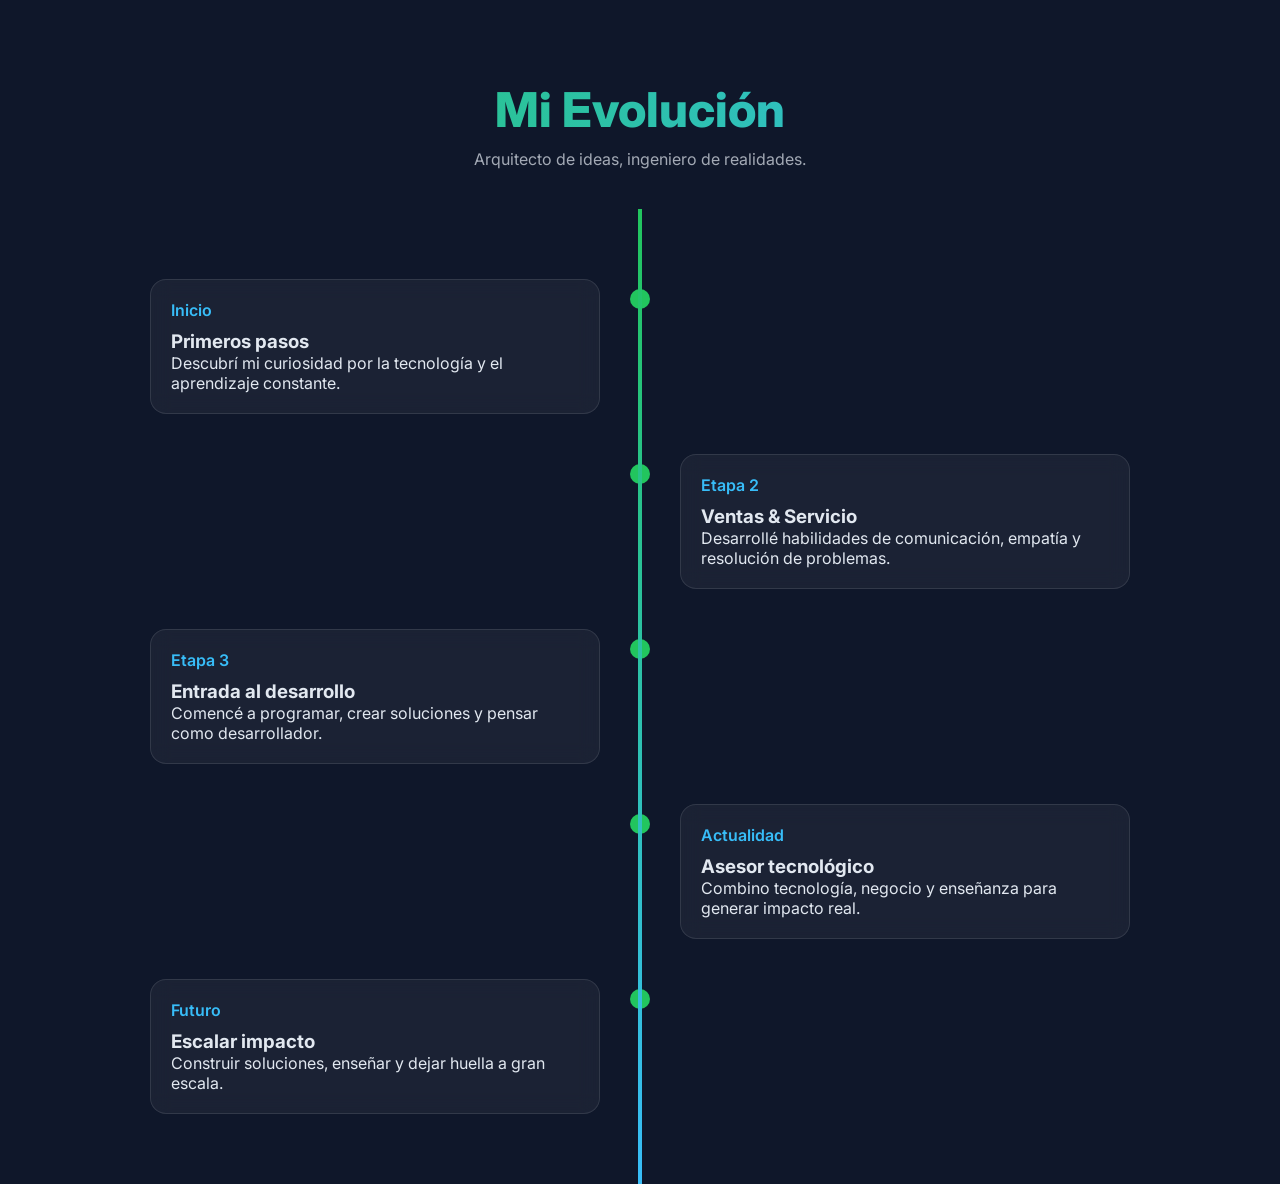
<file: ideas/LineaDeTiempo.html>
<!doctype html>
<html lang="es">
	<head>
		<meta charset="UTF-8" />
		<meta name="viewport" content="width=device-width, initial-scale=1.0" />
		<title>Mi Línea de Tiempo</title>
		<link
			href="https://fonts.googleapis.com/css2?family=Inter:wght@300;400;600;800&display=swap"
			rel="stylesheet"
		/>

		<style>
			:root {
				--bg: #0f172a;
				--primary: #22c55e;
				--accent: #38bdf8;
				--text: #e2e8f0;
				--card: rgba(255, 255, 255, 0.05);
			}

			* {
				margin: 0;
				padding: 0;
				box-sizing: border-box;
				font-family: "Inter", sans-serif;
			}

			body {
				background: var(--bg);
				color: var(--text);
				overflow-x: hidden;
			}

			header {
				text-align: center;
				padding: 80px 20px 40px;
			}

			header h1 {
				font-size: 3rem;
				font-weight: 800;
				background: linear-gradient(
					90deg,
					var(--primary),
					var(--accent)
				);
				-webkit-background-clip: text;
				color: transparent;
			}

			header p {
				opacity: 0.7;
				margin-top: 10px;
			}

			.timeline {
				position: relative;
				max-width: 1100px;
				margin: auto;
				padding: 50px 20px;
			}

			.timeline::after {
				content: "";
				position: absolute;
				width: 4px;
				background: linear-gradient(var(--primary), var(--accent));
				top: 0;
				bottom: 0;
				left: 50%;
				transform: translateX(-50%);
			}

			.container {
				padding: 20px 40px;
				position: relative;
				width: 50%;
			}

			.container.left {
				left: 0;
			}

			.container.right {
				left: 50%;
			}

			.card {
				background: var(--card);
				backdrop-filter: blur(10px);
				padding: 20px;
				border-radius: 16px;
				border: 1px solid rgba(255, 255, 255, 0.1);
				transition: 0.4s;
			}

			.card:hover {
				transform: translateY(-8px) scale(1.02);
				box-shadow: 0 10px 30px rgba(0, 0, 0, 0.5);
			}

			.date {
				font-weight: 600;
				color: var(--accent);
				margin-bottom: 10px;
			}

			.container::before {
				content: "";
				position: absolute;
				width: 20px;
				height: 20px;
				right: -10px;
				background: var(--primary);
				border-radius: 50%;
				top: 30px;
				z-index: 1;
			}

			.right::before {
				left: -10px;
			}

			/* MOBILE */
			@media (max-width: 768px) {
				.timeline::after {
					left: 20px;
				}

				.container {
					width: 100%;
					padding-left: 60px;
					padding-right: 20px;
				}

				.container.right {
					left: 0;
				}

				.container::before {
					left: 10px;
				}

				/* HORIZONTAL SCROLL MAGIC */
				.timeline {
					display: flex;
					overflow-x: auto;
					gap: 20px;
					padding: 40px 20px;
				}

				.timeline::after {
					display: none;
				}

				.container {
					min-width: 280px;
				}
			}

			/* ANIMATION */
			.hidden {
				opacity: 0;
				transform: translateY(40px);
				transition: all 0.8s ease;
			}

			.show {
				opacity: 1;
				transform: translateY(0);
			}
		</style>
	</head>
	<body>
		<header>
			<h1>Mi Evolución</h1>
			<p>Arquitecto de ideas, ingeniero de realidades.</p>
		</header>

		<section class="timeline">
			<div class="container left hidden">
				<div class="card">
					<div class="date">Inicio</div>
					<h3>Primeros pasos</h3>
					<p>
						Descubrí mi curiosidad por la tecnología y el
						aprendizaje constante.
					</p>
				</div>
			</div>

			<div class="container right hidden">
				<div class="card">
					<div class="date">Etapa 2</div>
					<h3>Ventas & Servicio</h3>
					<p>
						Desarrollé habilidades de comunicación, empatía y
						resolución de problemas.
					</p>
				</div>
			</div>

			<div class="container left hidden">
				<div class="card">
					<div class="date">Etapa 3</div>
					<h3>Entrada al desarrollo</h3>
					<p>
						Comencé a programar, crear soluciones y pensar como
						desarrollador.
					</p>
				</div>
			</div>

			<div class="container right hidden">
				<div class="card">
					<div class="date">Actualidad</div>
					<h3>Asesor tecnológico</h3>
					<p>
						Combino tecnología, negocio y enseñanza para generar
						impacto real.
					</p>
				</div>
			</div>

			<div class="container left hidden">
				<div class="card">
					<div class="date">Futuro</div>
					<h3>Escalar impacto</h3>
					<p>
						Construir soluciones, enseñar y dejar huella a gran
						escala.
					</p>
				</div>
			</div>
		</section>

		<script>
			const observer = new IntersectionObserver((entries) => {
				entries.forEach((entry) => {
					if (entry.isIntersecting) {
						entry.target.classList.add("show");
					}
				});
			});

			document
				.querySelectorAll(".hidden")
				.forEach((el) => observer.observe(el));
		</script>
	</body>
</html>
</file>
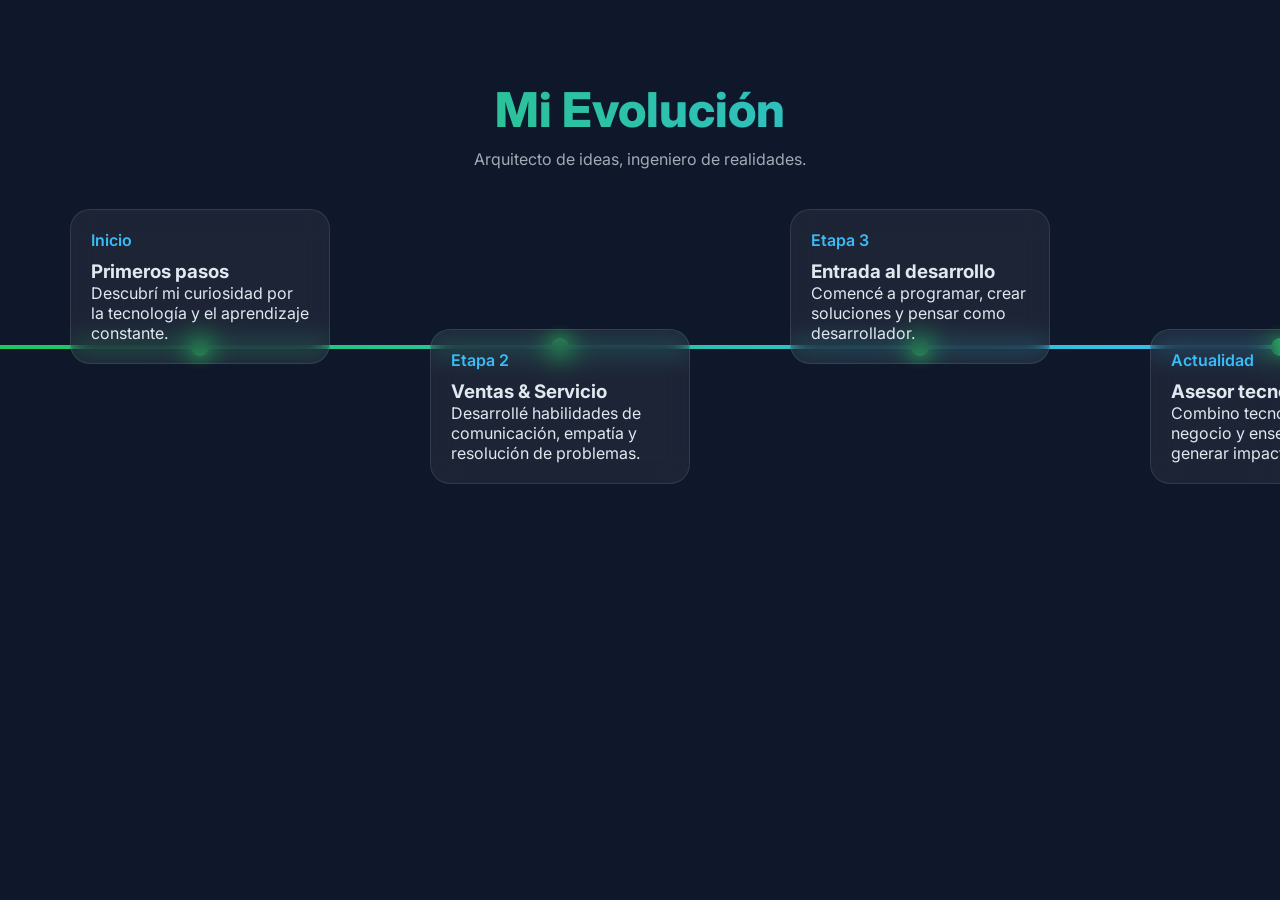
<file: ideas/LineaMark2.html>
<!doctype html>
<html lang="es">
	<head>
		<meta charset="UTF-8" />
		<meta name="viewport" content="width=device-width, initial-scale=1.0" />
		<title>Mi Línea de Tiempo</title>
		<link
			href="https://fonts.googleapis.com/css2?family=Inter:wght@300;400;600;800&display=swap"
			rel="stylesheet"
		/>

		<style>
			:root {
				--bg: #0f172a;
				--primary: #22c55e;
				--accent: #38bdf8;
				--text: #e2e8f0;
				--card: rgba(255, 255, 255, 0.06);
			}

			* {
				margin: 0;
				padding: 0;
				box-sizing: border-box;
				font-family: "Inter", sans-serif;
			}

			body {
				background: var(--bg);
				color: var(--text);
				overflow-x: hidden;
			}

			header {
				text-align: center;
				padding: 80px 20px 20px;
			}

			header h1 {
				font-size: 3rem;
				font-weight: 800;
				background: linear-gradient(
					90deg,
					var(--primary),
					var(--accent)
				);
				-webkit-background-clip: text;
				color: transparent;
			}

			header p {
				opacity: 0.7;
				margin-top: 10px;
			}

			/* ===== HORIZONTAL TIMELINE (ALL DEVICES) ===== */
			.timeline {
				position: relative;
				display: flex;
				gap: 40px;
				padding: 80px 40px;
				overflow-x: auto;
				scroll-snap-type: x mandatory;
				scroll-behavior: smooth;
			}

			/* Línea horizontal */
			.timeline::before {
				content: "";
				position: absolute;
				top: 50%;
				left: 0;
				width: 100%;
				height: 4px;
				background: linear-gradient(
					90deg,
					var(--primary),
					var(--accent)
				);
				transform: translateY(-50%);
				z-index: 0;
			}

			/* Cada item */
			.container {
				position: relative;
				min-width: 320px;
				scroll-snap-align: center;
				display: flex;
				justify-content: center;
			}

			.card {
				background: var(--card);
				backdrop-filter: blur(12px);
				padding: 20px;
				border-radius: 20px;
				border: 1px solid rgba(255, 255, 255, 0.1);
				width: 260px;
				transition: 0.4s;
				position: relative;
				z-index: 2;
			}

			.card:hover {
				transform: translateY(-10px) scale(1.03);
				box-shadow: 0 20px 40px rgba(0, 0, 0, 0.5);
			}

			.date {
				font-weight: 600;
				color: var(--accent);
				margin-bottom: 10px;
			}

			/* Punto en la línea */
			.container::after {
				content: "";
				position: absolute;
				top: 50%;
				width: 18px;
				height: 18px;
				background: var(--primary);
				border-radius: 50%;
				transform: translateY(-50%);
				z-index: 1;
				box-shadow: 0 0 15px var(--primary);
			}

			/* Alternar arriba / abajo */
			.container:nth-child(odd) .card {
				transform: translateY(-60px);
			}
			.container:nth-child(even) .card {
				transform: translateY(60px);
			}

			.container:nth-child(odd) .card:hover {
				transform: translateY(-70px) scale(1.05);
			}
			.container:nth-child(even) .card:hover {
				transform: translateY(70px) scale(1.05);
			}

			/* Scrollbar minimal */
			.timeline::-webkit-scrollbar {
				height: 6px;
			}
			.timeline::-webkit-scrollbar-thumb {
				background: rgba(255, 255, 255, 0.2);
				border-radius: 10px;
			}

			/* ===== MOBILE SLIDER FEEL ===== */
			@media (max-width: 768px) {
				.timeline {
					gap: 20px;
					padding: 60px 20px;
				}

				.container {
					min-width: 85%;
				}

				.card {
					width: 100%;
				}

				.container:nth-child(odd) .card,
				.container:nth-child(even) .card {
					transform: translateY(0);
				}

				.container:nth-child(odd) .card:hover,
				.container:nth-child(even) .card:hover {
					transform: scale(1.03);
				}
			}

			/* Animación */
			.hidden {
				opacity: 0;
				transform: scale(0.9);
				transition: all 0.6s ease;
			}
			.show {
				opacity: 1;
				transform: scale(1);
			}
		</style>
	</head>
	<body>
		<header>
			<h1>Mi Evolución</h1>
			<p>Arquitecto de ideas, ingeniero de realidades.</p>
		</header>

		<section class="timeline">
			<div class="container hidden">
				<div class="card">
					<div class="date">Inicio</div>
					<h3>Primeros pasos</h3>
					<p>
						Descubrí mi curiosidad por la tecnología y el
						aprendizaje constante.
					</p>
				</div>
			</div>

			<div class="container hidden">
				<div class="card">
					<div class="date">Etapa 2</div>
					<h3>Ventas & Servicio</h3>
					<p>
						Desarrollé habilidades de comunicación, empatía y
						resolución de problemas.
					</p>
				</div>
			</div>

			<div class="container hidden">
				<div class="card">
					<div class="date">Etapa 3</div>
					<h3>Entrada al desarrollo</h3>
					<p>
						Comencé a programar, crear soluciones y pensar como
						desarrollador.
					</p>
				</div>
			</div>

			<div class="container hidden">
				<div class="card">
					<div class="date">Actualidad</div>
					<h3>Asesor tecnológico</h3>
					<p>
						Combino tecnología, negocio y enseñanza para generar
						impacto real.
					</p>
				</div>
			</div>

			<div class="container hidden">
				<div class="card">
					<div class="date">Futuro</div>
					<h3>Escalar impacto</h3>
					<p>
						Construir soluciones, enseñar y dejar huella a gran
						escala.
					</p>
				</div>
			</div>
		</section>

		<script>
			const observer = new IntersectionObserver(
				(entries) => {
					entries.forEach((entry) => {
						if (entry.isIntersecting) {
							entry.target.classList.add("show");
						}
					});
				},
				{ threshold: 0.3 },
			);

			document
				.querySelectorAll(".hidden")
				.forEach((el) => observer.observe(el));
		</script>
	</body>
</html>
</file>
<file: styles.css>
/* ══════════════════════════════════════════════════════════════════════════════
VARIABLES & RESET
   ═════════════════════════════════════════════════════════════════════════════ */
:root {
	--bg: #0a0f0d;
	--card: rgba(30, 50, 40, 0.6);
	--text: #e2e8f0;
	--muted: #7a9d8f;
	--primary: #10b981;
	--gradient: linear-gradient(135deg, #10b981, #2ecc9a);
	--radius: 16px;
}

*,
*::before,
*::after {
	margin: 0;
	padding: 0;
	box-sizing: border-box;
	font-family: "Inter", sans-serif;
	scroll-behavior: smooth;
}

body {
	background: var(--bg);
	color: var(--text);
	min-height: 100vh;
	display: flex;
	flex-direction: column;
	position: relative;
	overflow-x: hidden;
}

/* Fondo animado combinado */
body::before {
	content: "";
	position: fixed;
	inset: 0;
	background-image: 
		/* Luz ambiental - Opción 5 */
		radial-gradient(
			circle at 20% 30%,
			rgba(46, 204, 154, 0.15) 0%,
			transparent 30%
		),
		radial-gradient(
			circle at 80% 70%,
			rgba(16, 185, 129, 0.1) 0%,
			transparent 30%
		),
		radial-gradient(
			circle at 50% 50%,
			rgba(46, 204, 154, 0.05) 0%,
			transparent 50%
		),
		/* Partículas brillantes - Opción 3 */
		radial-gradient(
				2px 2px at 20% 30%,
				rgba(46, 204, 154, 0.6),
				transparent
			),
		radial-gradient(
			2px 2px at 60% 70%,
			rgba(16, 185, 129, 0.6),
			transparent
		),
		radial-gradient(
			1px 1px at 50% 50%,
			rgba(46, 204, 154, 0.4),
			transparent
		),
		radial-gradient(
			2px 2px at 80% 20%,
			rgba(16, 185, 129, 0.5),
			transparent
		),
		radial-gradient(
			1px 1px at 30% 80%,
			rgba(46, 204, 154, 0.3),
			transparent
		);
	background-size:
		100% 100%,
		100% 100%,
		100% 100%,
		200px 200px,
		200px 200px,
		200px 200px,
		200px 200px,
		200px 200px;
	animation:
		glowPulse 6s ease-in-out infinite,
		particleShift 25s linear infinite;
	pointer-events: none;
	z-index: -1;
}

header {
	position: sticky;
	top: 0;
	backdrop-filter: blur(12px);
	background: rgba(10, 15, 13, 0.6);
	border-bottom: 1px solid rgba(46, 204, 154, 0.1);
	padding: 1rem 1.5rem;
	display: flex;
	justify-content: space-between;
	align-items: center;
	z-index: 1000;
}

.logo {
	cursor: pointer;
	font-weight: 700;
	color: var(--primary);
}

nav {
	display: none;
	gap: 1.5rem;
}

nav a {
	color: var(--text);
	text-decoration: none;
	position: relative;
}

nav a::after {
	content: "";
	position: absolute;
	bottom: -4px;
	left: 0;
	width: 0%;
	height: 2px;
	background: var(--gradient);
	transition: 0.3s;
}

nav a:hover::after {
	width: 100%;
}

.btn {
	background: var(--gradient);
	padding: 0.6rem 1rem;
	border-radius: 999px;
	color: #000000;
	text-decoration: none;
	transition: 0.3s;
}

.btn:hover {
	box-shadow: 0 0 20px rgba(16, 185, 129, 0.6);
}

.burger {
	display: flex;
	flex-direction: column;
	gap: 5px;
	cursor: pointer;
}

.burger span {
	width: 25px;
	height: 2px;
	background: var(--text);
	transition: 0.3s;
}

.burger.active span:nth-child(1) {
	transform: rotate(45deg) translateY(6px);
}
.burger.active span:nth-child(2) {
	opacity: 0;
}
.burger.active span:nth-child(3) {
	transform: rotate(-45deg) translateY(-6px);
}

/* MOBILE MENU FIXED + LOWER */
.mobile-menu-overlay {
	position: fixed;
	inset: 0;
	background: rgba(0, 0, 0, 0.48);
	opacity: 0;
	visibility: hidden;
	transition:
		opacity 0.3s ease,
		visibility 0.3s ease;
	z-index: 1000;
}

.mobile-menu-overlay.open {
	opacity: 1;
	visibility: visible;
}

.mobile-menu {
	position: fixed;
	top: 0;
	right: 0;
	height: 100vh;
	width: min(320px, 85%);
	background: rgba(10, 15, 13, 0.98);
	backdrop-filter: blur(18px);
	display: flex;
	flex-direction: column;
	padding: 2rem 1.5rem;
	gap: 1.2rem;
	transform: translateX(110%);
	transition: transform 0.35s ease;
	z-index: 1001;
}

.mobile-menu.open {
	transform: translateX(0);
}

.mobile-close {
	align-self: flex-end;
	background: transparent;
	border: 1px solid rgba(255, 255, 255, 0.18);
	color: var(--text);
	padding: 0.55rem 0.85rem;
	border-radius: 999px;
	font-size: 0.95rem;
	cursor: pointer;
	transition:
		background 0.2s ease,
		transform 0.2s ease;
}

.mobile-close:hover {
	background: rgba(255, 255, 255, 0.08);
	transform: translateX(-2px);
}

body.menu-open {
	overflow: hidden;
}

.mobile-menu a {
	opacity: 0;
	transform: translateX(20px);
	text-decoration: none;
	color: var(--text);
	padding: 0.9rem 1rem;
	border-radius: 10px;
	background: rgba(255, 255, 255, 0.03);
	transition: 0.3s;
}

.mobile-menu.open a {
	opacity: 1;
	transform: translateX(0);
}

.mobile-menu a:nth-child(1) {
	transition-delay: 0.1s;
}
.mobile-menu a:nth-child(2) {
	transition-delay: 0.2s;
}
.mobile-menu a:nth-child(3) {
	transition-delay: 0.3s;
}

.mobile-menu a:hover {
	background: rgba(16, 185, 129, 0.2);
	transform: translateX(6px);
}

.hero,
.section {
	padding: 1.5rem 1.5rem;
	text-align: center;
}

.hero + .section {
	padding-top: 0.5rem;
}

.hero h1 {
	font-size: 1.8rem;
	background: var(--gradient);
	-webkit-background-clip: text;
	-webkit-text-fill-color: transparent;
}

.hero p {
	color: var(--muted);
	margin: 1rem 0;
}

.wide {
	min-height: 180px;
}

/* Tablet */
@media (min-width: 600px) {
	.cards {
		grid-template-columns: repeat(2, 1fr);
	}

	.wide {
		grid-column: span 2;
	}
}

footer {
	margin-top: auto;
	text-align: center;
	padding: 1rem;
	color: var(--muted);
}

/* MODAL APPLE STYLE */
.modal {
	position: fixed;
	inset: 0;
	background: rgba(0, 0, 0, 0.5);
	backdrop-filter: blur(10px);
	display: flex;
	align-items: center;
	justify-content: center;
	opacity: 0;
	pointer-events: none;
	transition: 0.3s;
}

.modal.open {
	opacity: 1;
	pointer-events: all;
}

.modal::before {
	content: "";
	position: absolute;
	inset: 0;
	background: url("https://grainy-gradients.vercel.app/noise.svg");
	opacity: 0.2;
}

.modal-card {
	position: relative;
	background: var(--card);
	padding: 2rem;
	border-radius: var(--radius);
	text-align: center;
	transform: scale(0.9);
	transition: 0.3s;
}

.modal.open .modal-card {
	transform: scale(1);
}

@media (min-width: 640px) {
	nav {
		display: flex;
	}
	.burger {
		display: none;
	}
}

/* ══════════════════════════════════════════════════════════════════════════════
   CARDS & COMPONENTS
   ═════════════════════════════════════════════════════════════════════════════ */

.section {
	padding: 3rem 1rem 4rem;
	display: flex;
	flex-direction: column;
	align-items: center;
	gap: 2.5rem;
}

.cards {
	display: grid;
	grid-template-columns: 1fr;
	gap: 1rem;
	width: 100%;
	max-width: 720px;
}

.card {
	background: rgba(30, 50, 40, 0.55);
	border: 1px solid rgba(46, 204, 154, 0.16);
	border-radius: 16px;
	padding: 1.5rem 1.25rem;
	cursor: pointer;
	position: relative;
	overflow: hidden;
	backdrop-filter: blur(12px);
	opacity: 0;
	transform: translateY(20px);
	animation: cardIn 0.5s cubic-bezier(0.22, 1, 0.36, 1) forwards;
	transition:
		transform 0.3s cubic-bezier(0.22, 1, 0.36, 1),
		border-color 0.3s,
		background 0.3s;
}

.card:nth-child(1) {
	animation-delay: 0.05s;
}
.card:nth-child(2) {
	animation-delay: 0.15s;
}
.card:nth-child(3) {
	animation-delay: 0.25s;
}
.card:nth-child(4) {
	animation-delay: 0.35s;
}
.card:nth-child(5) {
	animation-delay: 0.45s;
}
.card:nth-child(6) {
	animation-delay: 0.55s;
}

.card:hover {
	transform: scale(1.04) translateY(-2px);
	border-color: #2ecc9a44;
	background: rgba(20, 58, 41, 0.7);
}

.card::before {
	content: "";
	position: absolute;
	inset: 0;
	border-radius: 16px;
	background: radial-gradient(circle at 60% 0%, #2ecc9a12, transparent 70%);
	opacity: 0;
	transition: opacity 0.4s;
	pointer-events: none;
}

.card:hover::before {
	opacity: 1;
}

/* CARD ICON */
.card-icon {
	width: 44px;
	height: 44px;
	border-radius: 12px;
	background: #0f3d2c;
	border: 1px solid #1d6b4a;
	display: flex;
	align-items: center;
	justify-content: center;
	margin-bottom: 1rem;
	transition:
		transform 0.4s cubic-bezier(0.34, 1.56, 0.64, 1),
		background 0.3s,
		border-color 0.3s;
}

.card:hover .card-icon {
	transform: rotate(360deg) scale(1.5);
	background: #1a5e48;
	border-color: #2ecc9a88;
}

.card-icon svg {
	width: 22px;
	height: 22px;
	fill: #2ecc9a;
	transition: fill 0.3s;
}

/* CARD TEXT */
.card h3 {
	font-size: 1rem;
	font-weight: 600;
	color: #e2e8f0;
	margin-bottom: 0.35rem;
	transition: color 0.3s;
}

.card:hover h3 {
	color: #ffffff;
}

.card p {
	font-size: 0.85rem;
	font-weight: 300;
	color: #a0b8b0;
	line-height: 1.5;
	transition: color 0.3s;
}

.card:hover p {
	color: #c0d8d0;
}

.arrow {
	margin-top: 1.25rem;
	font-size: 0.85rem;
	color: #4a6b60;
	display: inline-block;
	transition:
		transform 0.3s,
		color 0.3s;
}

.card:hover .arrow {
	transform: translateX(5px);
	color: #2ecc9a;
}

/* CARD CTA */
.card-cta {
	text-align: center;
	display: flex;
	flex-direction: column;
	align-items: center;
	justify-content: center;
	gap: 0.75rem;
	padding: 2rem 1.5rem;
}

.cta-title {
	font-size: 1.15rem;
	font-weight: 700;
	color: #e2e8f0;
	line-height: 1.4;
}

.cta-sub {
	font-size: 0.85rem;
	color: #7a9d8f;
	line-height: 1.5;
	max-width: 400px;
}

.cta-btns {
	display: flex;
	gap: 10px;
	flex-wrap: wrap;
	justify-content: center;
	margin-top: 0.5rem;
}

.cta-btn {
	padding: 0.55rem 1.25rem;
	border-radius: 8px;
	font-size: 0.85rem;
	font-weight: 600;
	text-decoration: none;
	transition:
		transform 0.25s,
		background 0.25s,
		border-color 0.25s;
}

.cta-primary {
	background: var(--bg);
	color: var(--text);
	border: 1px solid #2ecc9a;
}

.cta-primary:hover {
	background: #10b981;
	transform: translateY(-2px);
}

.cta-secondary {
	background: transparent;
	color: #a0b8b0;
	border: 1px solid #1d6b4a;
}

.cta-secondary:hover {
	border-color: #2ecc9a;
	color: #e2e8f0;
	transform: translateY(-2px);
}

.cta-default {
	background: transparent;
	color: var(--muted);
	border: 1px solid #2ecc9a;
}

.cta-default:hover {
	background: rgba(46, 204, 154, 0.12);
	border-color: #10b981;
	color: #10b981;
	transform: translateY(-2px);
}

/* ARROW BUTTON */
.btn-arrow {
	display: inline-block;
	margin-top: 1.25rem;
	font-size: 0.8rem;
	font-weight: 600;
	color: #2ecc9a;
	background: #0f3d2c;
	border: 1px solid #1d6b4a88;
	border-radius: 8px;
	padding: 0.45rem 0.85rem;
	text-decoration: none;
	transition:
		background 0.3s,
		border-color 0.3s,
		transform 0.3s,
		color 0.3s;
}

.card:hover .btn-arrow {
	background: #1a5e48;
	border-color: #2ecc9a88;
	transform: translateX(4px);
}

/* RESPONSIVE GRID */
@media (min-width: 768px) {
	.cards {
		grid-template-columns: repeat(2, 1fr);
		gap: 1.25rem;
	}
	.section {
		padding: 4rem 2rem 5rem;
	}
	.card:last-child {
		grid-column: 1 / -1;
	}
}

/* ══════════════════════════════════════════════════════════════════════════════
   ANIMATIONS
   ═════════════════════════════════════════════════════════════════════════════ */

@keyframes cardIn {
	to {
		opacity: 1;
		transform: translateY(0);
	}
}

@keyframes slideUp {
	from {
		opacity: 0;
		transform: translateY(20px);
	}
	to {
		opacity: 1;
		transform: translateY(0);
	}
}

/* Pulso de luz ambiental */
@keyframes glowPulse {
	0%,
	100% {
		opacity: 0.5;
	}
	50% {
		opacity: 1;
	}
}

/* Movimiento de partículas brillantes */
@keyframes particleShift {
	0% {
		background-position:
			0 0,
			0 0,
			0 0,
			0 0,
			0 0,
			0 0,
			0 0,
			0 0;
	}
	100% {
		background-position:
			0 0,
			0 0,
			0 0,
			200px 200px,
			200px 200px,
			200px 200px,
			200px 200px,
			200px 200px;
	}
}

/* ══════════════════════════════════════════════════════════════════════════════
   CONSTRUCTOR PAGE - ABOUT GRID
   ═════════════════════════════════════════════════════════════════════════════ */

.hero-content {
	display: flex;
	flex-direction: column;
	align-items: center;
	gap: 0.5rem;
}

.about-grid {
	display: grid;
	grid-template-columns: 1fr;
	gap: 2rem;
	width: 100%;
	max-width: 720px;
	margin: 0 auto;
}

.hero-body {
	display: grid;
	grid-template-columns: 1fr;
	gap: 2.5rem;
	align-items: flex-start;
	width: 100%;
	margin-top: 2rem;
}

.about-image {
	display: flex;
	justify-content: center;
	align-items: center;
	order: 1;
}

.profile-img {
	width: 100%;
	max-width: 260px;
	border-radius: 20px;
	border: 2px solid rgba(46, 204, 154, 0.25);
	box-shadow: 0 12px 40px rgba(46, 204, 154, 0.18);
	object-fit: cover;
	transition:
		transform 0.4s cubic-bezier(0.22, 1, 0.36, 1),
		box-shadow 0.4s ease,
		border-color 0.4s ease;
}

.profile-img:hover {
	transform: scale(1.06) translateY(-6px);
	box-shadow: 0 16px 56px rgba(46, 204, 154, 0.3);
	border-color: rgba(46, 204, 154, 0.5);
}

.about-text {
	display: flex;
	flex-direction: column;
	gap: 1.2rem;
	order: 2;
}

.about-text h3 {
	font-size: 1.5rem;
	font-weight: 700;
	background: var(--gradient);
	-webkit-background-clip: text;
	-webkit-text-fill-color: transparent;
	margin: 0;
}

.about-subtitle {
	font-size: 1rem;
	font-weight: 600;
	color: #2ecc9a;
	margin: 0;
}

.about-description {
	font-size: 0.95rem;
	line-height: 1.8;
	color: #a0b8b0;
	margin: 0;
	transition: color 0.3s ease;
}

.about-text:hover .about-description {
	color: #c0d8d0;
}

@media (min-width: 768px) {
	.hero-body {
		grid-template-columns: auto 1fr;
		gap: 4rem;
		align-items: center;
	}

	.about-image {
		order: 1;
		flex-shrink: 0;
	}

	.about-text {
		order: 2;
		gap: 1.5rem;
	}

	.about-text h3 {
		font-size: 1.8rem;
	}

	.about-subtitle {
		font-size: 1.1rem;
	}

	.about-description {
		font-size: 0.98rem;
	}

	.profile-img {
		max-width: 320px;
	}
}
</file>
